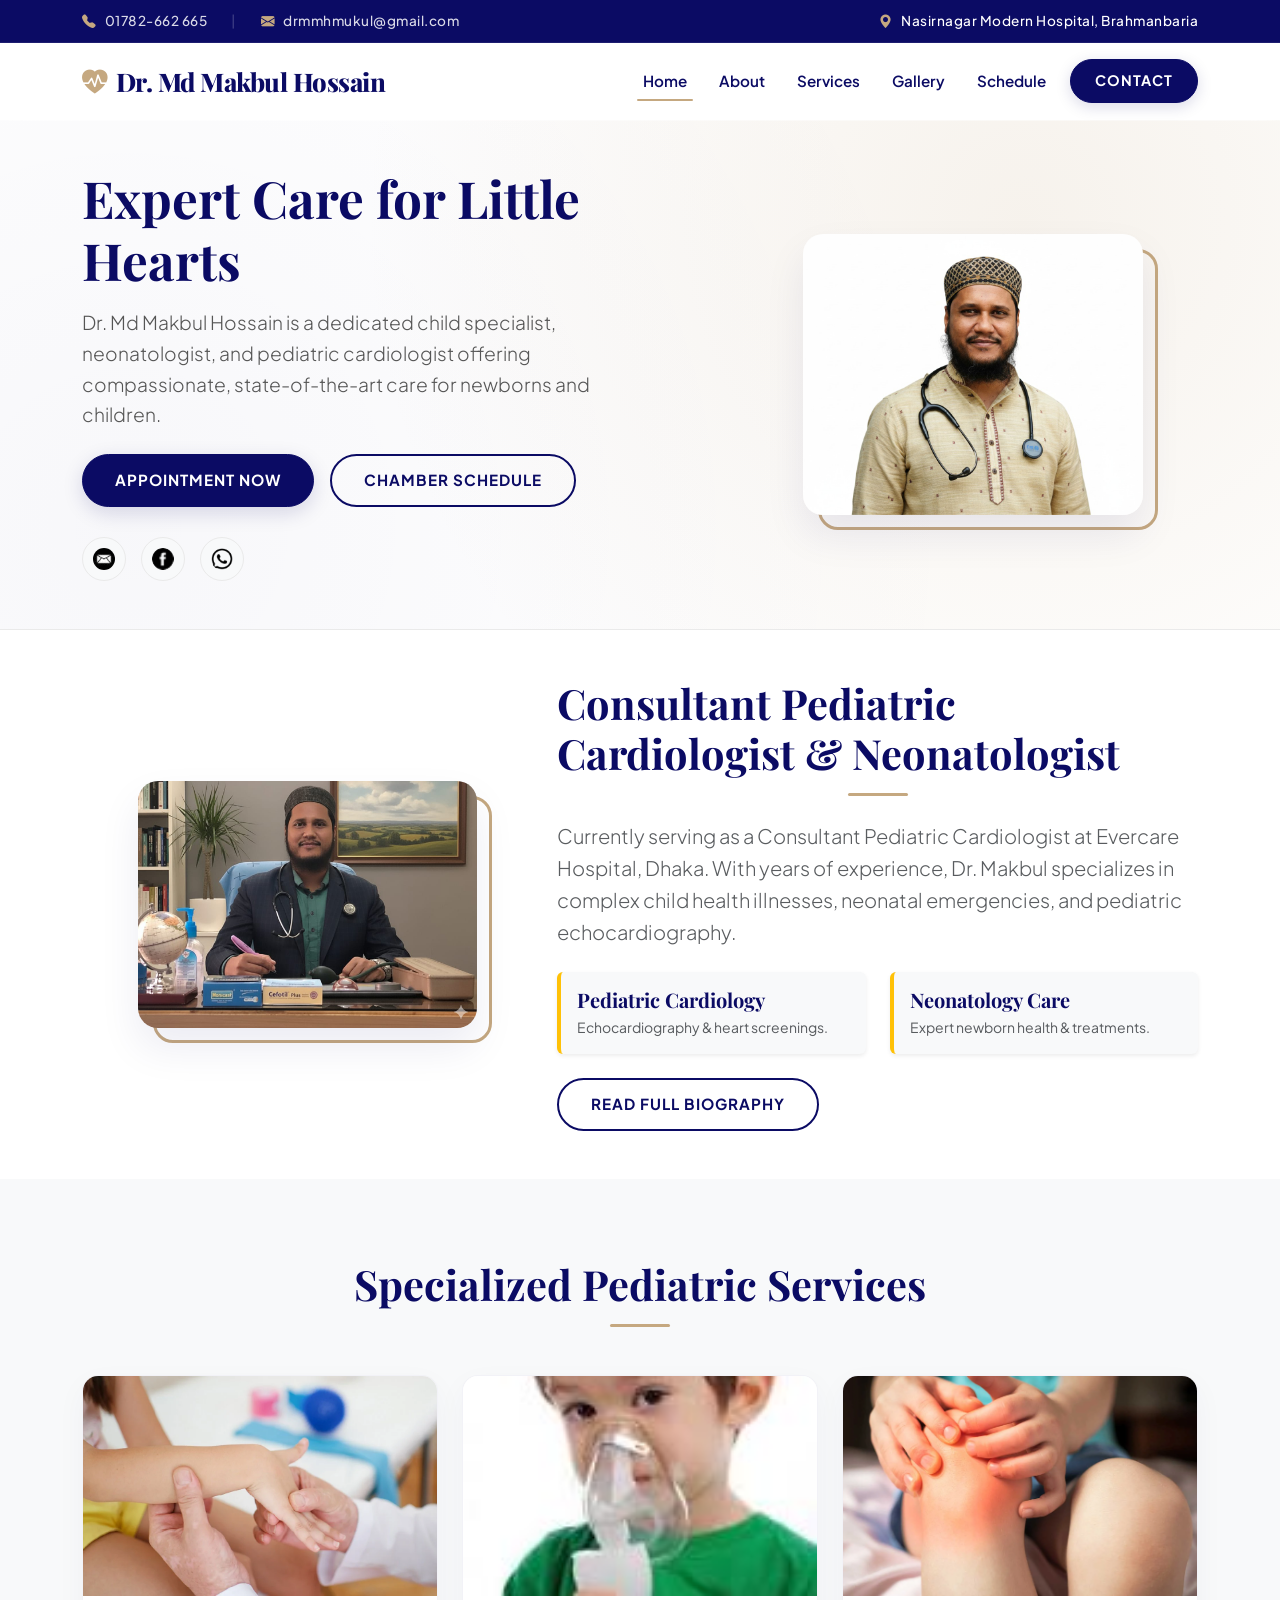
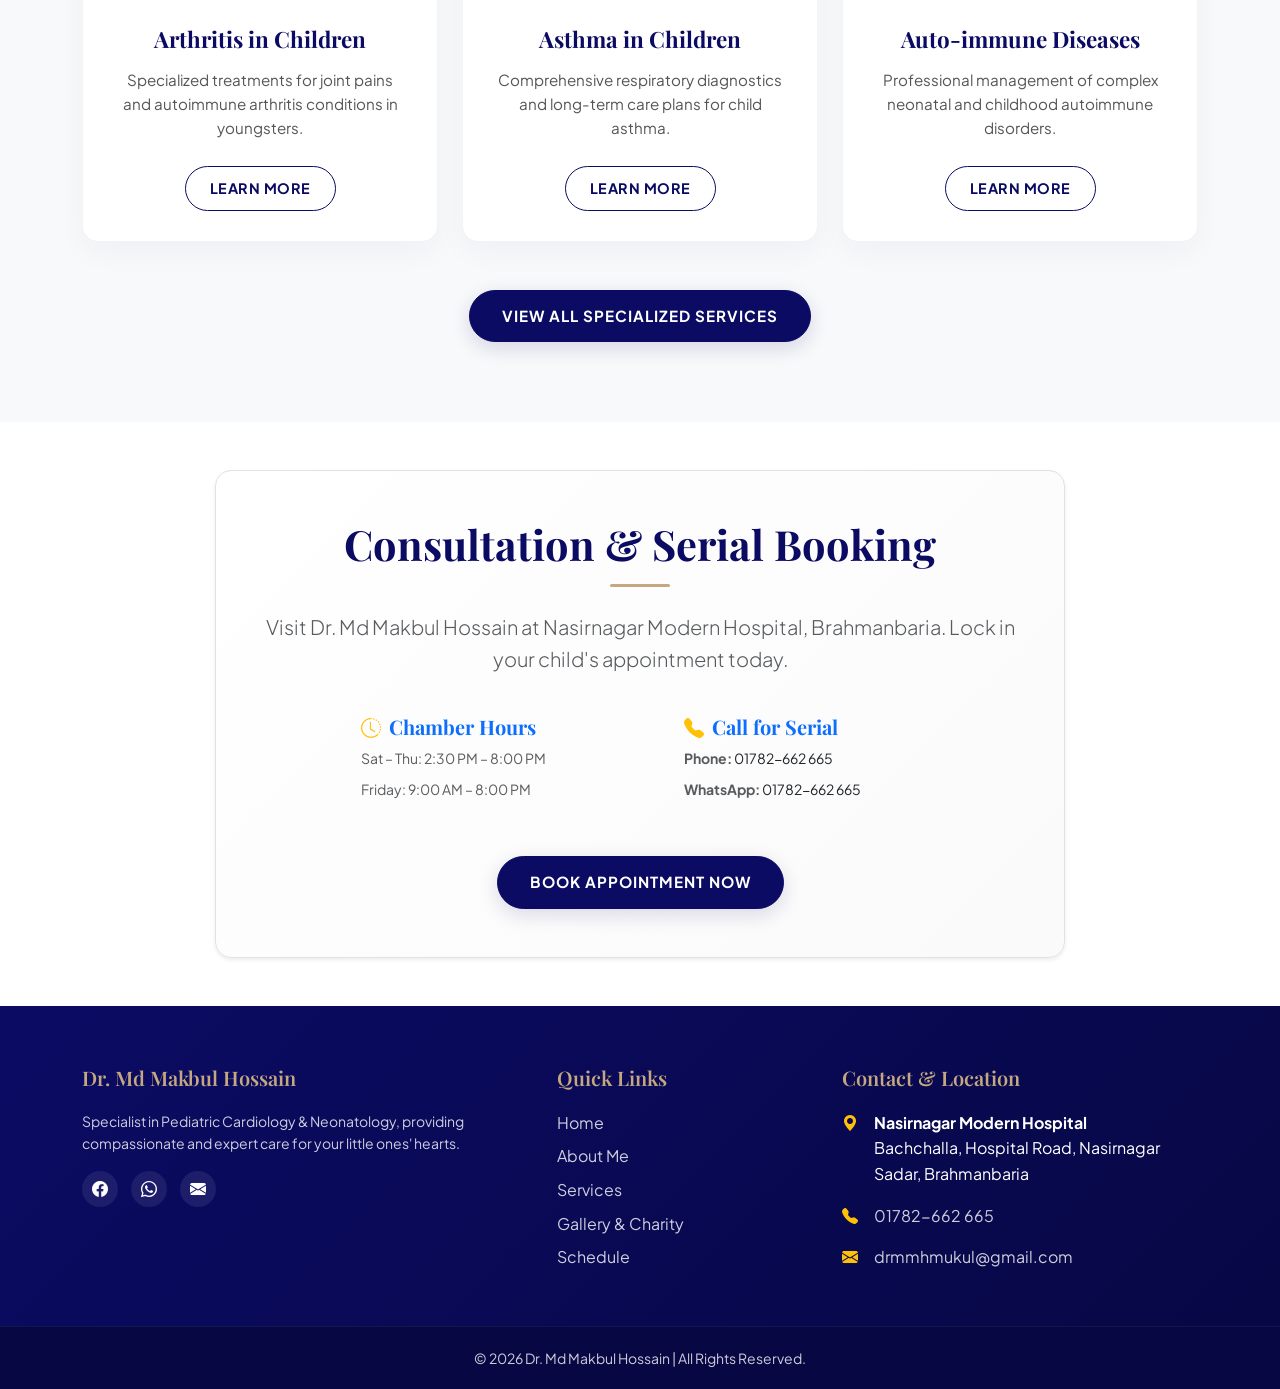
<file: index.html>
<!DOCTYPE html>
<html lang="en">
<head>
  <meta charset="UTF-8" />
  <meta name="viewport" content="width=device-width, initial-scale=1.0"/>
  <title>Dr. Md Makbul Hossain - Pediatric Cardiologist & Neonatologist</title>
  
  <!-- Bootstrap 5 & Icons -->
  <link href="https://cdn.jsdelivr.net/npm/bootstrap@5.3.3/dist/css/bootstrap.min.css" rel="stylesheet">
  <link href="https://cdn.jsdelivr.net/npm/bootstrap-icons@1.11.1/font/bootstrap-icons.css" rel="stylesheet">
  
  <!-- Custom Stylesheets -->
  <link rel="stylesheet" href="assets/style.css">
  <link rel="stylesheet" href="assets/maliha.css">
</head>
<body>

  <!-- Top Bar -->
  <div id="top-bar" class="d-none d-md-block">
    <div class="container d-flex align-items-center justify-content-between flex-wrap">
      <div class="d-flex align-items-center gap-4 flex-wrap">
        <a href="tel:+8801782662665" class="top-link">
          <i class="bi bi-telephone-fill me-2"></i>01782-662 665
        </a>
        <span class="divider">|</span>
        <a href="mailto:drmmhmukul@gmail.com" class="top-link">
          <i class="bi bi-envelope-fill me-2"></i>drmmhmukul@gmail.com
        </a>
      </div>
      <div class="d-flex align-items-center gap-2">
        <i class="bi bi-geo-alt-fill"></i>
        <span>Nasirnagar Modern Hospital, Brahmanbaria</span>
      </div>
    </div>
  </div>

  <!-- Navbar -->
  <nav id="navbar" class="navbar navbar-expand-lg bg-white sticky-top">
    <div class="container">
      <a class="navbar-brand d-flex align-items-center" href="index.html">
        <i class="bi bi-heart-pulse-fill me-2"></i>
        <span>Dr. Md Makbul Hossain</span>
      </a>

      <button class="navbar-toggler" type="button" data-bs-toggle="collapse"
              data-bs-target="#navbarNav" aria-controls="navbarNav"
              aria-expanded="false" aria-label="Toggle navigation">
        <span class="navbar-toggler-icon"></span>
      </button>

      <div class="collapse navbar-collapse" id="navbarNav">
        <ul class="navbar-nav ms-auto align-items-lg-center">
          <li class="nav-item"><a class="nav-link" href="index.html">Home</a></li>
          <li class="nav-item"><a class="nav-link" href="about.html">About</a></li>
          <li class="nav-item"><a class="nav-link" href="service.html">Services</a></li>
          <li class="nav-item"><a class="nav-link" href="gallery.html">Gallery</a></li>
          <li class="nav-item"><a class="nav-link" href="schedule.html">Schedule</a></li>
          <li class="nav-item ms-lg-2">
            <a class="btn btn-primary nav-cta" href="contact.html">Contact</a>
          </li>
        </ul>
      </div>
    </div>
  </nav>

  <!-- Hero Section -->
  <section class="hero py-5" id="home">
    <div class="container">
      <div class="row align-items-center">
        <!-- Hero Text -->
        <div class="col-lg-7 hero-text text-start reveal-left">
          <h2 class="mb-3">Expert Care for Little Hearts</h2>
          <p class="lead mb-4">
            Dr. Md Makbul Hossain is a dedicated child specialist, neonatologist, and pediatric cardiologist offering compassionate, state-of-the-art care for newborns and children.
          </p>
          <div class="d-flex flex-wrap gap-3">
            <a href="contact.html" class="btn btn-chic">Appointment Now</a>
            <a href="schedule.html" class="btn btn-chic-outline">Chamber Schedule</a>
          </div>
          
          <div class="social-icons">
            <a href="mailto:drmmhmukul@gmail.com"><img src="image/msg.jpg" alt="message"></a>
            <a href="https://www.facebook.com/DrMakbul/" target="_blank"><img src="image/facebookk.png" alt="facebook"></a>
            <a href="https://wa.me/8801782662665" target="_blank"><img src="image/whatsappp.png" alt="whatsapp"></a>
          </div>
        </div>
        
        <!-- Hero Image -->
        <div class="col-lg-5 text-center mt-5 mt-lg-0 reveal-right">
          <div class="hero-img d-inline-block">
            <img src="image/dr1.jpg" alt="Dr. Md Makbul Hossain" class="img-fluid" width="340">
          </div>
        </div>
      </div>
    </div>
  </section>

  <!-- About Teaser Section -->
  <section class="py-5" style="border-top: 1px solid var(--color-border);">
    <div class="container">
      <div class="row align-items-center">
        <!-- Image Col -->
        <div class="col-lg-5 text-center mb-5 mb-lg-0 reveal-left">
          <div class="about-img d-inline-block w-75">
            <img src="image/dr2.jpg" alt="Dr. Md Makbul Hossain" class="img-fluid">
          </div>
        </div>
        <!-- Text Col -->
        <div class="col-lg-7 reveal-right">
          <h2 class="section-title text-start mb-4">Consultant Pediatric Cardiologist & Neonatologist</h2>
          <p class="lead text-muted mb-4">
            Currently serving as a Consultant Pediatric Cardiologist at Evercare Hospital, Dhaka. With years of experience, Dr. Makbul specializes in complex child health illnesses, neonatal emergencies, and pediatric echocardiography.
          </p>
          <div class="row g-4 mb-4">
            <div class="col-sm-6">
              <div class="p-3 border-start border-4 border-warning bg-light rounded shadow-sm">
                <h5 class="fw-bold mb-1">Pediatric Cardiology</h5>
                <p class="small text-muted mb-0">Echocardiography & heart screenings.</p>
              </div>
            </div>
            <div class="col-sm-6">
              <div class="p-3 border-start border-4 border-warning bg-light rounded shadow-sm">
                <h5 class="fw-bold mb-1">Neonatology Care</h5>
                <p class="small text-muted mb-0">Expert newborn health & treatments.</p>
              </div>
            </div>
          </div>
          <a href="about.html" class="btn btn-chic-outline">Read Full Biography</a>
        </div>
      </div>
    </div>
  </section>

  <!-- Services Preview Section -->
  <section class="py-5-chic text-center" style="background: var(--color-bg-light);">
    <div class="container">
      <h2 class="section-title text-center mb-5 reveal-scale">Specialized Pediatric Services</h2>
      
      <div class="row g-4">
        <!-- Service Card 1 -->
        <div class="col-md-4 reveal reveal-scale delay-100">
          <div class="card h-100">
            <img src="image/kids-arthritis-1200x630 (1).webp" class="card-img-top" alt="Arthritis in Children">
            <div class="card-content">
              <h3>Arthritis in Children</h3>
              <p>Specialized treatments for joint pains and autoimmune arthritis conditions in youngsters.</p>
              <a href="service.html">Learn More</a>
            </div>
          </div>
        </div>
        
        <!-- Service Card 2 -->
        <div class="col-md-4 reveal reveal-scale delay-200">
          <div class="card h-100">
            <img src="image/download.jpg" class="card-img-top" alt="Asthma in Children">
            <div class="card-content">
              <h3>Asthma in Children</h3>
              <p>Comprehensive respiratory diagnostics and long-term care plans for child asthma.</p>
              <a href="service.html">Learn More</a>
            </div>
          </div>
        </div>
        
        <!-- Service Card 3 -->
        <div class="col-md-4 reveal reveal-scale delay-300">
          <div class="card h-100">
            <img src="image/1632287811juv.webp" class="card-img-top" alt="Auto-immune Diseases">
            <div class="card-content">
              <h3>Auto-immune Diseases</h3>
              <p>Professional management of complex neonatal and childhood autoimmune disorders.</p>
              <a href="service.html">Learn More</a>
            </div>
          </div>
        </div>
      </div>
      
      <div class="mt-5 reveal-scale">
        <a href="service.html" class="btn btn-chic">View All Specialized Services</a>
      </div>
    </div>
  </section>

  <!-- Chamber Schedule Section -->
  <section class="py-5 bg-white text-center">
    <div class="container reveal">
      <div class="p-5 rounded-4 shadow-sm mx-auto border" style="max-width: 850px; background: linear-gradient(135deg, #ffffff 0%, #fafafa 100%);">
        <h2 class="section-title mb-4">Consultation & Serial Booking</h2>
        <p class="lead text-muted mb-4">
          Visit Dr. Md Makbul Hossain at Nasirnagar Modern Hospital, Brahmanbaria. Lock in your child's appointment today.
        </p>
        <div class="row justify-content-center text-start g-4 py-3">
          <div class="col-md-5 offset-md-1">
            <h5 class="fw-bold text-primary"><i class="bi bi-clock-history me-2 text-warning"></i>Chamber Hours</h5>
            <ul class="list-unstyled text-muted small">
              <li class="mb-2"><span class="highlight">Sat – Thu:</span> 2:30 PM – 8:00 PM</li>
              <li><span class="highlight">Friday:</span> 9:00 AM – 8:00 PM</li>
            </ul>
          </div>
          <div class="col-md-5">
            <h5 class="fw-bold text-primary"><i class="bi bi-telephone-fill me-2 text-warning"></i>Call for Serial</h5>
            <ul class="list-unstyled text-muted small">
              <li class="mb-2"><strong>Phone:</strong> <a href="tel:+8801782662665" class="text-dark">01782-662 665</a></li>
              <li><strong>WhatsApp:</strong> <a href="https://wa.me/8801782662665" class="text-dark" target="_blank">01782-662 665</a></li>
            </ul>
          </div>
        </div>
        <div class="mt-4">
          <a href="contact.html" class="btn btn-chic">Book Appointment Now</a>
        </div>
      </div>
    </div>
  </section>

  <!-- Embedded Footer -->
  <footer>
    <div class="container">
      <div class="row gy-4">
        <!-- Col 1 -->
        <div class="col-lg-5 col-md-12">
          <h5>Dr. Md Makbul Hossain</h5>
          <p>
            Specialist in Pediatric Cardiology & Neonatology, providing compassionate and expert care for your little ones' hearts.
          </p>
          <div class="social-icons mt-3">
            <a href="https://www.facebook.com/DrMakbul/" aria-label="Facebook"><i class="bi bi-facebook"></i></a>
            <a href="https://wa.me/8801782662665" target="_blank" aria-label="WhatsApp"><i class="bi bi-whatsapp"></i></a>
            <a href="mailto:drmmhmukul@gmail.com" aria-label="Email"><i class="bi bi-envelope-fill"></i></a>
          </div>
        </div>

        <!-- Col 2 -->
        <div class="col-lg-3 col-md-6">
          <h5>Quick Links</h5>
          <ul class="list-unstyled">
            <li class="mb-2"><a href="index.html">Home</a></li>
            <li class="mb-2"><a href="about.html">About Me</a></li>
            <li class="mb-2"><a href="service.html">Services</a></li>
            <li class="mb-2"><a href="gallery.html">Gallery & Charity</a></li>
            <li class="mb-2"><a href="schedule.html">Schedule</a></li>
          </ul>
        </div>

        <!-- Col 3 -->
        <div class="col-lg-4 col-md-6">
          <h5>Contact & Location</h5>
          <ul class="list-unstyled">
            <li class="d-flex mb-3">
              <i class="bi bi-geo-alt-fill me-3 text-warning"></i>
              <span><strong>Nasirnagar Modern Hospital</strong><br>Bachchalla, Hospital Road, Nasirnagar Sadar, Brahmanbaria</span>
            </li>
            <li class="d-flex mb-3">
              <i class="bi bi-telephone-fill me-3 text-warning"></i>
              <a href="tel:+8801782662665">01782-662 665</a>
            </li>
            <li class="d-flex">
              <i class="bi bi-envelope-fill me-3 text-warning"></i>
              <a href="mailto:drmmhmukul@gmail.com">drmmhmukul@gmail.com</a>
            </li>
          </ul>
        </div>
      </div>
    </div>

    <div class="footer-bottom">
      <div class="container text-center">
        <p class="mb-0">&copy; 2026 Dr. Md Makbul Hossain | All Rights Reserved.</p>
      </div>
    </div>
  </footer>

  <!-- Bootstrap Bundle JS -->
  <script src="https://cdn.jsdelivr.net/npm/bootstrap@5.3.3/dist/js/bootstrap.bundle.min.js"></script>
  
  <!-- Custom Scroll Reveal & Theme Interactions -->
  <script src="assets/maliha.js"></script>
</body>
</html>
</file>
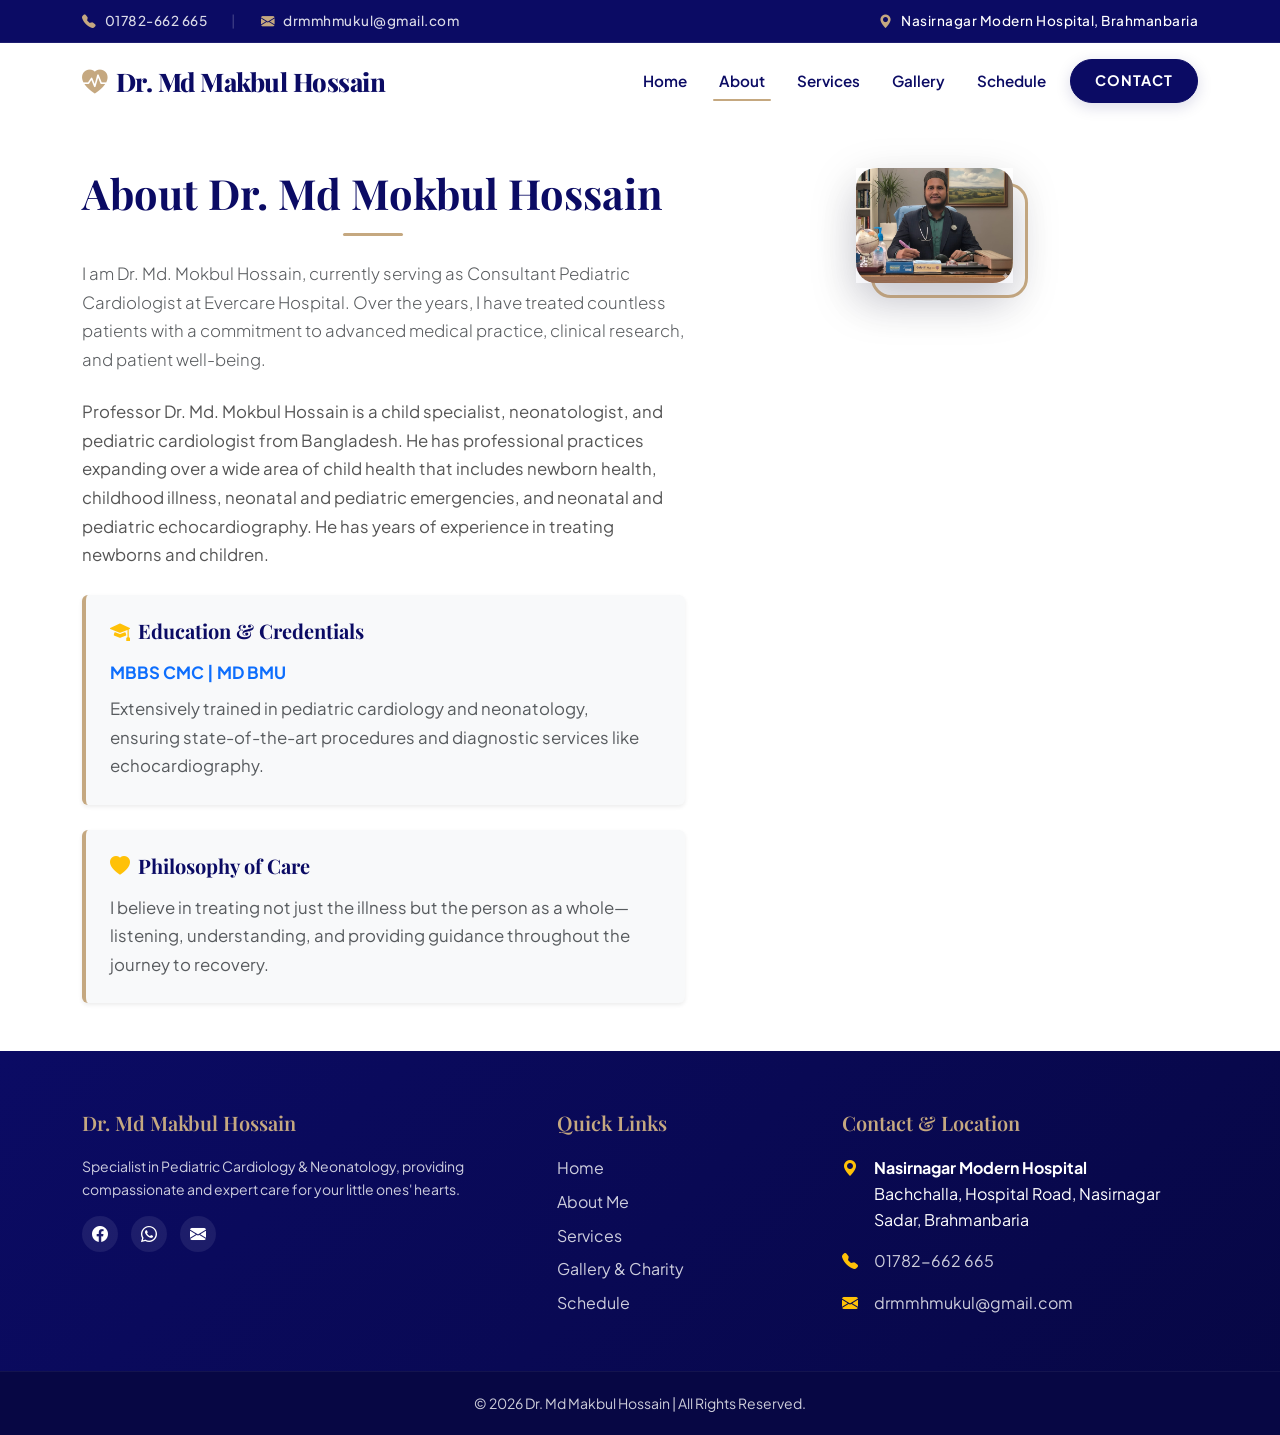
<file: about.html>
<!DOCTYPE html>
<html lang="en">
<head>
  <meta charset="UTF-8">
  <meta name="viewport" content="width=device-width, initial-scale=1.0">
  <title>About Dr. Md Makbul Hossain - Pediatric Cardiologist</title>
  
  <!-- Bootstrap 5 & Icons -->
  <link href="https://cdn.jsdelivr.net/npm/bootstrap@5.3.3/dist/css/bootstrap.min.css" rel="stylesheet">
  <link href="https://cdn.jsdelivr.net/npm/bootstrap-icons@1.11.1/font/bootstrap-icons.css" rel="stylesheet">

  <!-- Custom Stylesheets -->
  <link rel="stylesheet" href="assets/style.css">
  <link rel="stylesheet" href="assets/maliha.css">
</head>
<body class="about-page">

  <!-- Top Bar -->
  <div id="top-bar" class="d-none d-md-block">
    <div class="container d-flex align-items-center justify-content-between flex-wrap">
      <div class="d-flex align-items-center gap-4 flex-wrap">
        <a href="tel:+8801782662665" class="top-link">
          <i class="bi bi-telephone-fill me-2"></i>01782-662 665
        </a>
        <span class="divider">|</span>
        <a href="mailto:drmmhmukul@gmail.com" class="top-link">
          <i class="bi bi-envelope-fill me-2"></i>drmmhmukul@gmail.com
        </a>
      </div>
      <div class="d-flex align-items-center gap-2">
        <i class="bi bi-geo-alt-fill"></i>
        <span>Nasirnagar Modern Hospital, Brahmanbaria</span>
      </div>
    </div>
  </div>

  <!-- Navbar -->
  <nav id="navbar" class="navbar navbar-expand-lg bg-white sticky-top">
    <div class="container">
      <a class="navbar-brand d-flex align-items-center" href="index.html">
        <i class="bi bi-heart-pulse-fill me-2"></i>
        <span>Dr. Md Makbul Hossain</span>
      </a>

      <button class="navbar-toggler" type="button" data-bs-toggle="collapse"
              data-bs-target="#navbarNav" aria-controls="navbarNav"
              aria-expanded="false" aria-label="Toggle navigation">
        <span class="navbar-toggler-icon"></span>
      </button>

      <div class="collapse navbar-collapse" id="navbarNav">
        <ul class="navbar-nav ms-auto align-items-lg-center">
          <li class="nav-item"><a class="nav-link" href="index.html">Home</a></li>
          <li class="nav-item"><a class="nav-link" href="about.html">About</a></li>
          <li class="nav-item"><a class="nav-link" href="service.html">Services</a></li>
          <li class="nav-item"><a class="nav-link" href="gallery.html">Gallery</a></li>
          <li class="nav-item"><a class="nav-link" href="schedule.html">Schedule</a></li>
          <li class="nav-item ms-lg-2">
            <a class="btn btn-primary nav-cta" href="contact.html">Contact</a>
          </li>
        </ul>
      </div>
    </div>
  </nav>

  <!-- About Section -->
  <section class="about py-5" id="about">
    <div class="container">
      <div class="row align-items-start">
        
        <!-- Text Content -->
        <div class="col-lg-7 about-text reveal-left">
          <h2 class="section-title text-start mb-4">About Dr. Md Mokbul Hossain</h2>
          <p class="lead mb-4 text-muted">
            I am Dr. Md. Mokbul Hossain, currently serving as Consultant Pediatric Cardiologist at Evercare Hospital. Over the years, I have treated countless patients with a commitment to advanced medical practice, clinical research, and patient well-being.
          </p>
          <p class="mb-4">
            Professor Dr. Md. Mokbul Hossain is a child specialist, neonatologist, and pediatric cardiologist from Bangladesh. He has professional practices expanding over a wide area of child health that includes newborn health, childhood illness, neonatal and pediatric emergencies, and neonatal and pediatric echocardiography. He has years of experience in treating newborns and children.
          </p>

          <!-- Education Section -->
          <div class="credentials p-4 rounded shadow-sm mb-4">
            <h3 class="fw-bold mb-3"><i class="bi bi-mortarboard-fill me-2 text-warning"></i>Education & Credentials</h3>
            <p class="mb-0 fw-bold text-primary">MBBS CMC | MD BMU</p>
            <p class="text-muted mt-2 mb-0">
              Extensively trained in pediatric cardiology and neonatology, ensuring state-of-the-art procedures and diagnostic services like echocardiography.
            </p>
          </div>

          <!-- Philosophy Section -->
          <div class="philosophy p-4 rounded shadow-sm">
            <h3 class="fw-bold mb-3"><i class="bi bi-heart-fill me-2 text-warning"></i>Philosophy of Care</h3>
            <p class="mb-0 text-muted">
              I believe in treating not just the illness but the person as a whole—listening, understanding, and providing guidance throughout the journey to recovery.
            </p>
          </div>
        </div>

        <!-- Image Content -->
        <div class="col-lg-5 text-center mt-5 mt-lg-0 reveal-right">
          <div class="about-img d-inline-block shadow-lg">
            <img src="image/dr2.jpg" alt="Dr. Md. Makbul Hossain" class="img-fluid">
          </div>
        </div>

      </div>
    </div>
  </section>

  <!-- Footer -->
  <footer>
    <div class="container">
      <div class="row gy-4">
        <!-- Col 1 -->
        <div class="col-lg-5 col-md-12">
          <h5>Dr. Md Makbul Hossain</h5>
          <p>
            Specialist in Pediatric Cardiology & Neonatology, providing compassionate and expert care for your little ones' hearts.
          </p>
          <div class="social-icons mt-3">
            <a href="https://www.facebook.com/DrMakbul/" aria-label="Facebook"><i class="bi bi-facebook"></i></a>
            <a href="https://wa.me/8801782662665" target="_blank" aria-label="WhatsApp"><i class="bi bi-whatsapp"></i></a>
            <a href="mailto:drmmhmukul@gmail.com" aria-label="Email"><i class="bi bi-envelope-fill"></i></a>
          </div>
        </div>

        <!-- Col 2 -->
        <div class="col-lg-3 col-md-6">
          <h5>Quick Links</h5>
          <ul class="list-unstyled">
            <li class="mb-2"><a href="index.html">Home</a></li>
            <li class="mb-2"><a href="about.html">About Me</a></li>
            <li class="mb-2"><a href="service.html">Services</a></li>
            <li class="mb-2"><a href="gallery.html">Gallery & Charity</a></li>
            <li class="mb-2"><a href="schedule.html">Schedule</a></li>
          </ul>
        </div>

        <!-- Col 3 -->
        <div class="col-lg-4 col-md-6">
          <h5>Contact & Location</h5>
          <ul class="list-unstyled">
            <li class="d-flex mb-3">
              <i class="bi bi-geo-alt-fill me-3 text-warning"></i>
              <span><strong>Nasirnagar Modern Hospital</strong><br>Bachchalla, Hospital Road, Nasirnagar Sadar, Brahmanbaria</span>
            </li>
            <li class="d-flex mb-3">
              <i class="bi bi-telephone-fill me-3 text-warning"></i>
              <a href="tel:+8801782662665">01782-662 665</a>
            </li>
            <li class="d-flex">
              <i class="bi bi-envelope-fill me-3 text-warning"></i>
              <a href="mailto:drmmhmukul@gmail.com">drmmhmukul@gmail.com</a>
            </li>
          </ul>
        </div>
      </div>
    </div>

    <div class="footer-bottom">
      <div class="container text-center">
        <p class="mb-0">&copy; 2026 Dr. Md Makbul Hossain | All Rights Reserved.</p>
      </div>
    </div>
  </footer>

  <!-- Bootstrap Bundle JS -->
  <script src="https://cdn.jsdelivr.net/npm/bootstrap@5.3.3/dist/js/bootstrap.bundle.min.js"></script>
  
  <!-- Custom Scroll Reveal & Theme Interactions -->
  <script src="assets/maliha.js"></script>
</body>
</html>
</file>
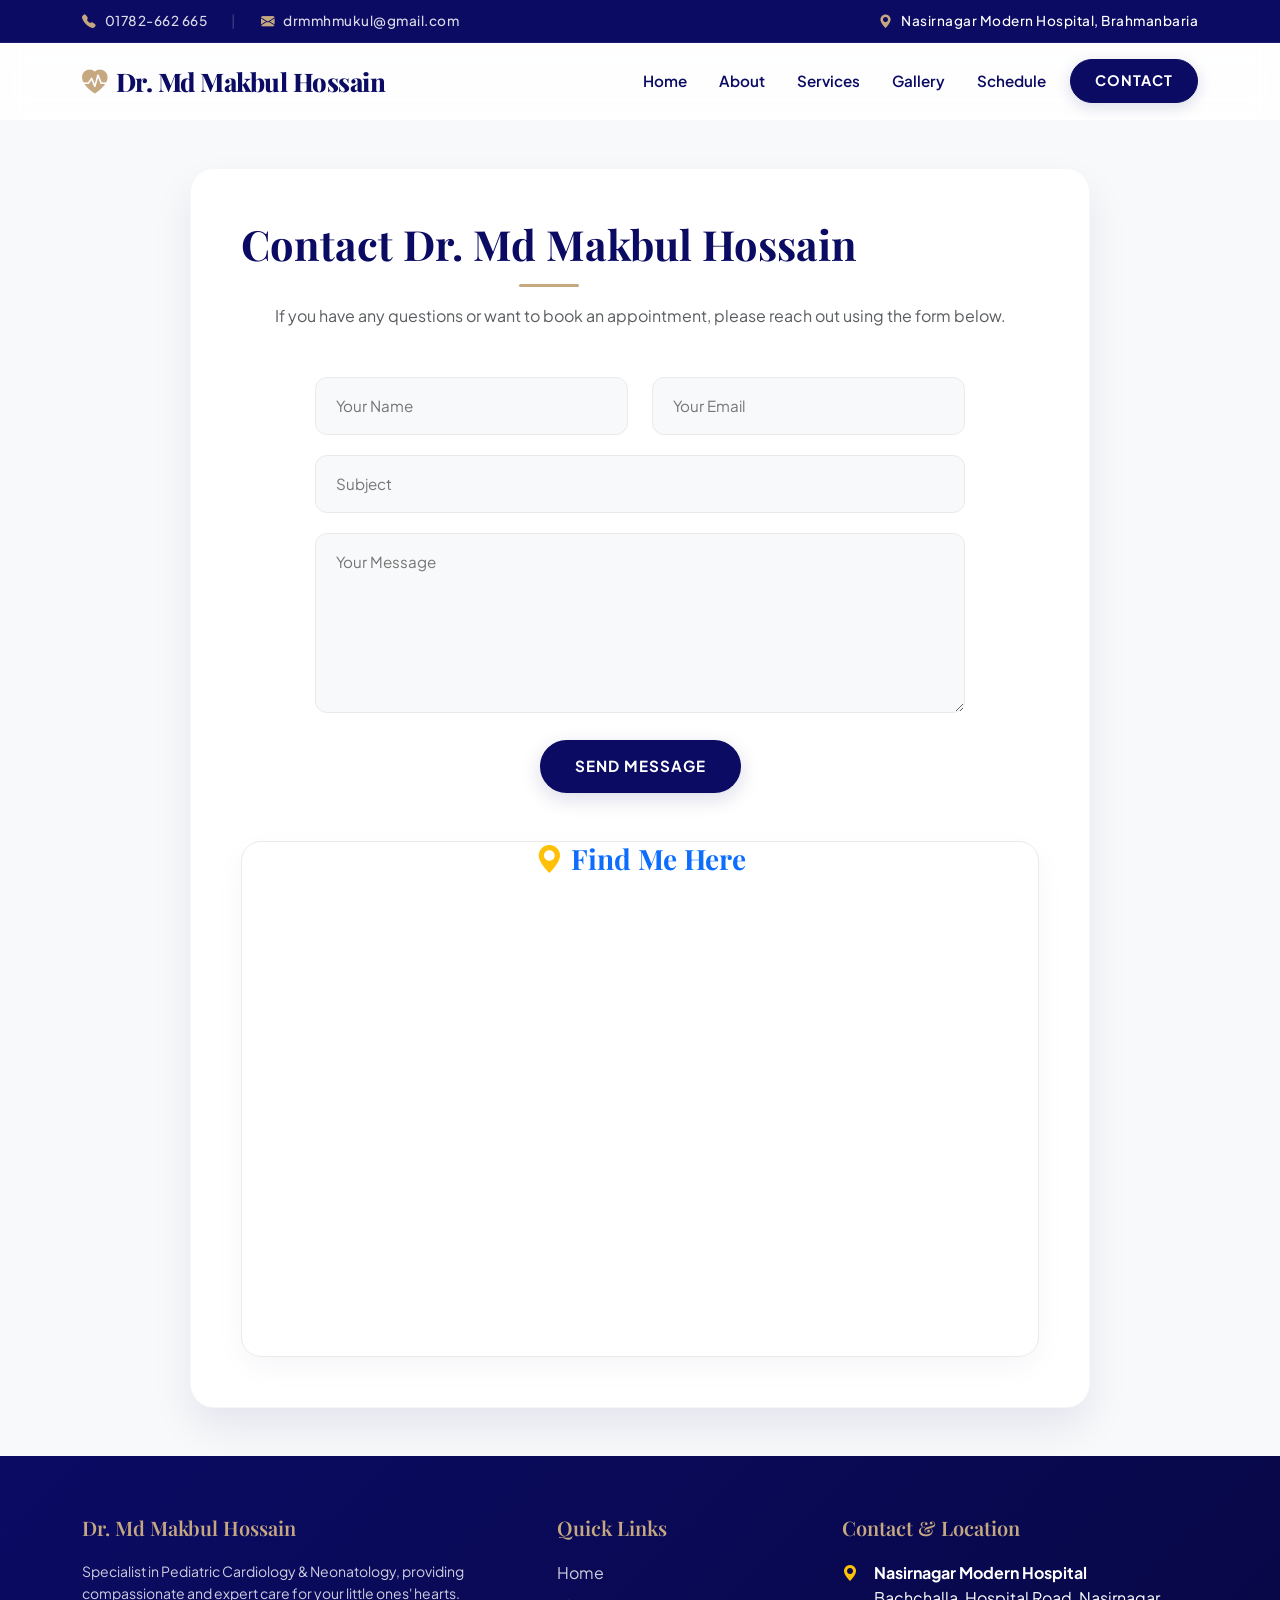
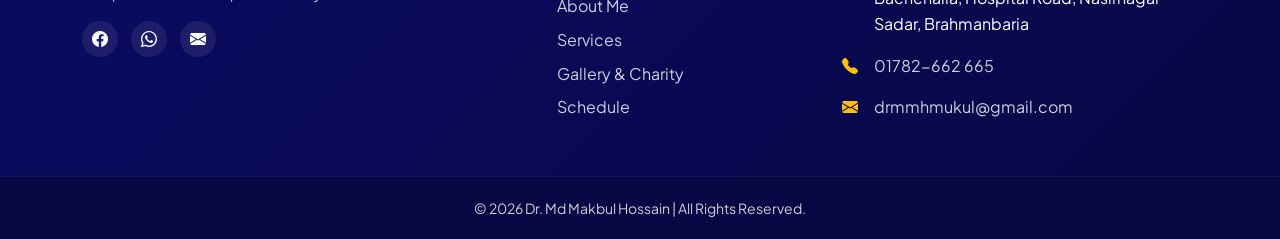
<file: contact.html>
<!DOCTYPE html>
<html lang="en">
<head>
  <meta charset="UTF-8">
  <meta name="viewport" content="width=device-width, initial-scale=1.0">
  <title>Contact - Dr. Md Makbul Hossain</title>

  <!-- Bootstrap 5 & Icons -->
  <link href="https://cdn.jsdelivr.net/npm/bootstrap@5.3.3/dist/css/bootstrap.min.css" rel="stylesheet">
  <link href="https://cdn.jsdelivr.net/npm/bootstrap-icons@1.11.1/font/bootstrap-icons.css" rel="stylesheet">

  <!-- Custom Stylesheets -->
  <link rel="stylesheet" href="assets/style.css">
  <link rel="stylesheet" href="assets/maliha.css">
</head>

<body class="contact-page bg-light">

  <!-- Top Bar -->
  <div id="top-bar" class="d-none d-md-block">
    <div class="container d-flex align-items-center justify-content-between flex-wrap">
      <div class="d-flex align-items-center gap-4 flex-wrap">
        <a href="tel:+8801782662665" class="top-link">
          <i class="bi bi-telephone-fill me-2"></i>01782-662 665
        </a>
        <span class="divider">|</span>
        <a href="mailto:drmmhmukul@gmail.com" class="top-link">
          <i class="bi bi-envelope-fill me-2"></i>drmmhmukul@gmail.com
        </a>
      </div>
      <div class="d-flex align-items-center gap-2">
        <i class="bi bi-geo-alt-fill"></i>
        <span>Nasirnagar Modern Hospital, Brahmanbaria</span>
      </div>
    </div>
  </div>

  <!-- Navbar -->
  <nav id="navbar" class="navbar navbar-expand-lg bg-white sticky-top">
    <div class="container">
      <a class="navbar-brand d-flex align-items-center" href="index.html">
        <i class="bi bi-heart-pulse-fill me-2"></i>
        <span>Dr. Md Makbul Hossain</span>
      </a>

      <button class="navbar-toggler" type="button" data-bs-toggle="collapse"
              data-bs-target="#navbarNav" aria-controls="navbarNav"
              aria-expanded="false" aria-label="Toggle navigation">
        <span class="navbar-toggler-icon"></span>
      </button>

      <div class="collapse navbar-collapse" id="navbarNav">
        <ul class="navbar-nav ms-auto align-items-lg-center">
          <li class="nav-item"><a class="nav-link" href="index.html">Home</a></li>
          <li class="nav-item"><a class="nav-link" href="about.html">About</a></li>
          <li class="nav-item"><a class="nav-link" href="service.html">Services</a></li>
          <li class="nav-item"><a class="nav-link" href="gallery.html">Gallery</a></li>
          <li class="nav-item"><a class="nav-link" href="schedule.html">Schedule</a></li>
          <li class="nav-item ms-lg-2">
            <a class="btn btn-primary nav-cta" href="contact.html">Contact</a>
          </li>
        </ul>
      </div>
    </div>
  </nav>

  <!-- Contact Section -->
  <section class="py-5">
    <div class="container">
      <div class="contact-section mx-auto" style="max-width: 900px;">
        <h2 class="section-title text-center mb-3 reveal-scale">Contact Dr. Md Makbul Hossain</h2>
        <p class="text-muted text-center mb-5 reveal-scale">
          If you have any questions or want to book an appointment, please reach out using the form below.
        </p>

        <!-- Form -->
        <div class="form-box mx-auto mb-5 reveal">
          <form class="contact-form" action="#" method="post">
            <div class="row">
              <div class="col-md-6">
                <input type="text" name="name" placeholder="Your Name" required>
              </div>
              <div class="col-md-6">
                <input type="email" name="email" placeholder="Your Email" required>
              </div>
            </div>
            <input type="text" name="subject" placeholder="Subject" required>
            <textarea name="message" rows="6" placeholder="Your Message" required></textarea>
            <div class="text-center">
              <button type="submit" class="btn btn-chic">Send Message</button>
            </div>
          </form>
        </div>

        <!-- Map -->
        <div class="map-container reveal">
          <h3 class="fw-bold mb-4 text-center text-primary"><i class="bi bi-geo-alt-fill text-warning me-2"></i>Find Me Here</h3>
          <iframe
            src="https://www.google.com/maps/embed?pb=!1m18!1m12!1m3!1d934388.4009184035!2d90.43312811512439!3d23.820210158875927!2m3!1f0!2f0!3f0!3m2!1i1024!2i768!4f13.1!3m3!1m2!1s0x3756ab2255555555%3A0xabc39a67d86adaf8!2z4Kao4Ka-4Ka44Ka_4Kaw4Kao4KaX4KawIOCmhuCmp-CngeCmqOCmv-CmlSDgprngpr7gprjgpqrgpr7gpqTgpr7gprIg4Kaq4KeN4Kaw4Ka-4KaDIOCmsuCmv-Cmgw!5e0!3m2!1sen!2sbd!4v1759572339650!5m2!1sen!2sbd"
            width="100%" height="450" style="border:0;" allowfullscreen="" loading="lazy"
            referrerpolicy="no-referrer-when-downgrade">
          </iframe>
        </div>
      </div>
    </div>
  </section>

  <!-- Footer -->
  <footer>
    <div class="container">
      <div class="row gy-4">
        <!-- Col 1 -->
        <div class="col-lg-5 col-md-12">
          <h5>Dr. Md Makbul Hossain</h5>
          <p>
            Specialist in Pediatric Cardiology & Neonatology, providing compassionate and expert care for your little ones' hearts.
          </p>
          <div class="social-icons mt-3">
            <a href="https://www.facebook.com/DrMakbul/" aria-label="Facebook"><i class="bi bi-facebook"></i></a>
            <a href="https://wa.me/8801782662665" target="_blank" aria-label="WhatsApp"><i class="bi bi-whatsapp"></i></a>
            <a href="mailto:drmmhmukul@gmail.com" aria-label="Email"><i class="bi bi-envelope-fill"></i></a>
          </div>
        </div>

        <!-- Col 2 -->
        <div class="col-lg-3 col-md-6">
          <h5>Quick Links</h5>
          <ul class="list-unstyled">
            <li class="mb-2"><a href="index.html">Home</a></li>
            <li class="mb-2"><a href="about.html">About Me</a></li>
            <li class="mb-2"><a href="service.html">Services</a></li>
            <li class="mb-2"><a href="gallery.html">Gallery & Charity</a></li>
            <li class="mb-2"><a href="schedule.html">Schedule</a></li>
          </ul>
        </div>

        <!-- Col 3 -->
        <div class="col-lg-4 col-md-6">
          <h5>Contact & Location</h5>
          <ul class="list-unstyled">
            <li class="d-flex mb-3">
              <i class="bi bi-geo-alt-fill me-3 text-warning"></i>
              <span><strong>Nasirnagar Modern Hospital</strong><br>Bachchalla, Hospital Road, Nasirnagar Sadar, Brahmanbaria</span>
            </li>
            <li class="d-flex mb-3">
              <i class="bi bi-telephone-fill me-3 text-warning"></i>
              <a href="tel:+8801782662665">01782-662 665</a>
            </li>
            <li class="d-flex">
              <i class="bi bi-envelope-fill me-3 text-warning"></i>
              <a href="mailto:drmmhmukul@gmail.com">drmmhmukul@gmail.com</a>
            </li>
          </ul>
        </div>
      </div>
    </div>

    <div class="footer-bottom">
      <div class="container text-center">
        <p class="mb-0">&copy; 2026 Dr. Md Makbul Hossain | All Rights Reserved.</p>
      </div>
    </div>
  </footer>

  <!-- Bootstrap Bundle JS -->
  <script src="https://cdn.jsdelivr.net/npm/bootstrap@5.3.3/dist/js/bootstrap.bundle.min.js"></script>

  <!-- Custom Scroll Reveal & Theme Interactions -->
  <script src="assets/maliha.js"></script>
</body>
</html>
</file>
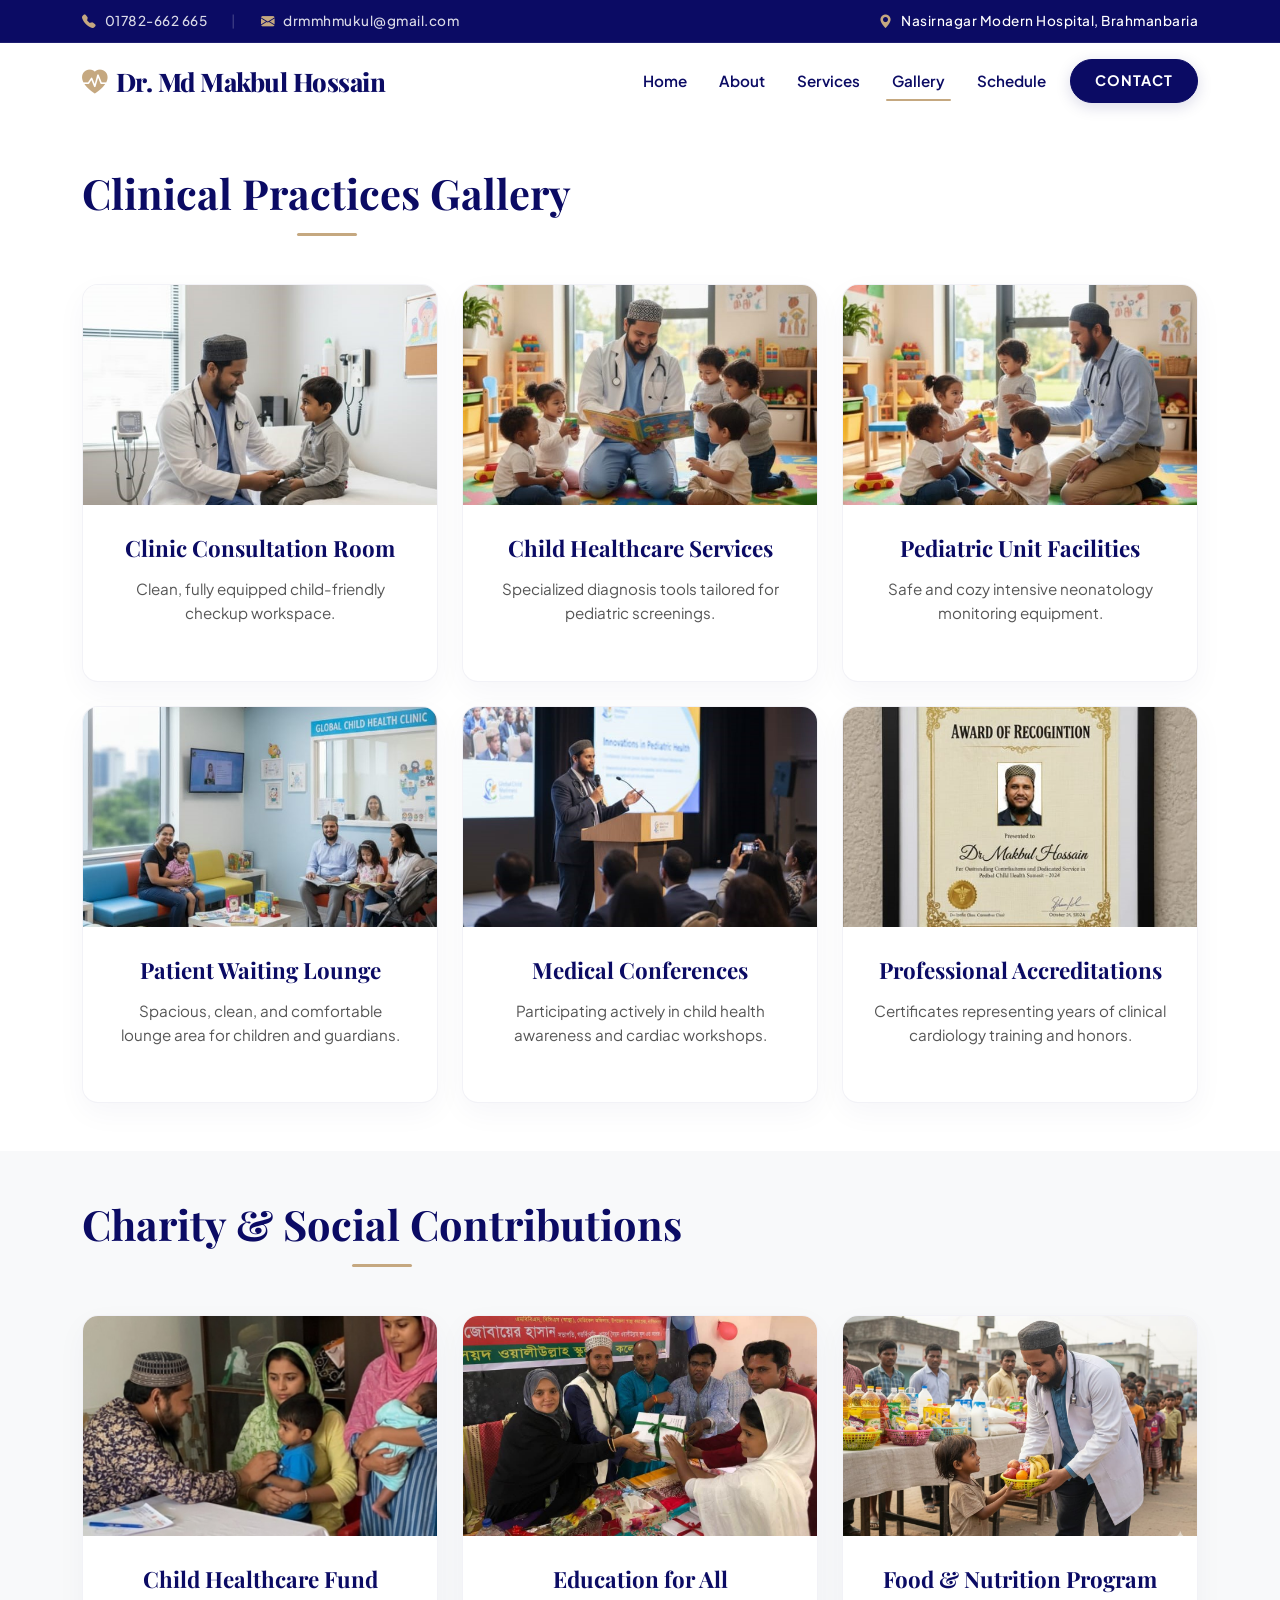
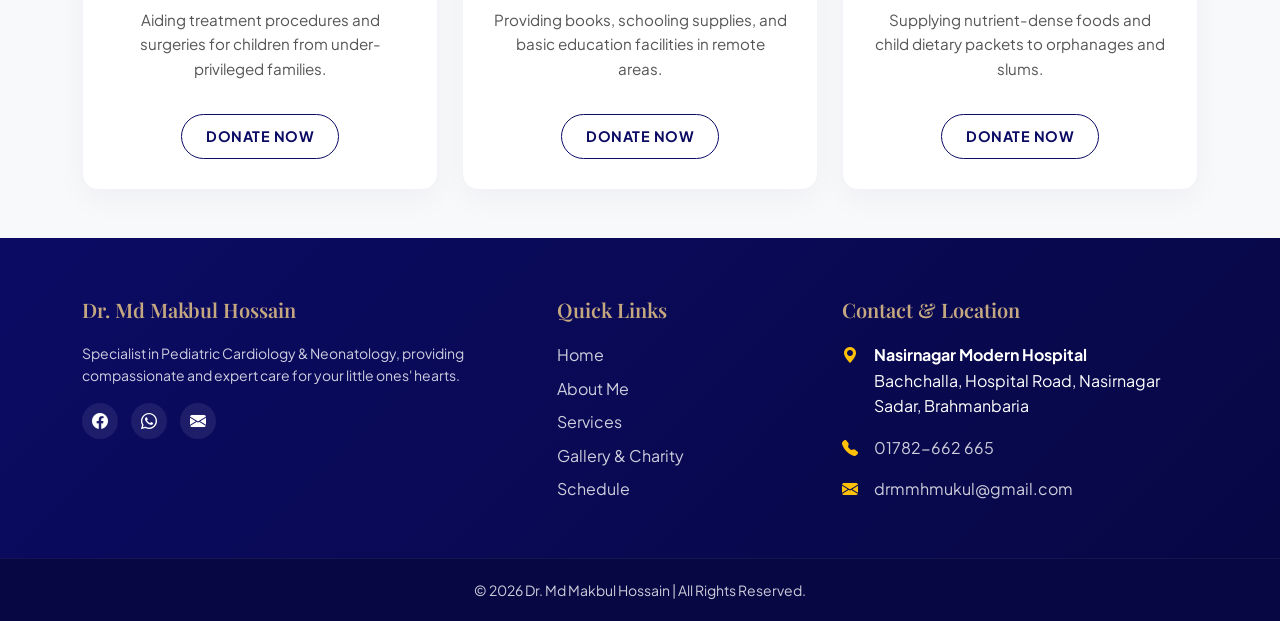
<file: gallery.html>
<!DOCTYPE html>
<html lang="en">
<head>
  <meta charset="UTF-8">
  <meta name="viewport" content="width=device-width, initial-scale=1.0">
  <title>Gallery & Charity - Dr. Md Makbul Hossain</title>
  
  <!-- Bootstrap 5 & Icons -->
  <link href="https://cdn.jsdelivr.net/npm/bootstrap@5.3.3/dist/css/bootstrap.min.css" rel="stylesheet">
  <link href="https://cdn.jsdelivr.net/npm/bootstrap-icons@1.11.1/font/bootstrap-icons.css" rel="stylesheet">

  <!-- Custom Stylesheets -->
  <link rel="stylesheet" href="assets/style.css">
  <link rel="stylesheet" href="assets/maliha.css">
</head>
<body class="gallery-page">

  <!-- Top Bar -->
  <div id="top-bar" class="d-none d-md-block">
    <div class="container d-flex align-items-center justify-content-between flex-wrap">
      <div class="d-flex align-items-center gap-4 flex-wrap">
        <a href="tel:+8801782662665" class="top-link">
          <i class="bi bi-telephone-fill me-2"></i>01782-662 665
        </a>
        <span class="divider">|</span>
        <a href="mailto:drmmhmukul@gmail.com" class="top-link">
          <i class="bi bi-envelope-fill me-2"></i>drmmhmukul@gmail.com
        </a>
      </div>
      <div class="d-flex align-items-center gap-2">
        <i class="bi bi-geo-alt-fill"></i>
        <span>Nasirnagar Modern Hospital, Brahmanbaria</span>
      </div>
    </div>
  </div>

  <!-- Navbar -->
  <nav id="navbar" class="navbar navbar-expand-lg bg-white sticky-top">
    <div class="container">
      <a class="navbar-brand d-flex align-items-center" href="index.html">
        <i class="bi bi-heart-pulse-fill me-2"></i>
        <span>Dr. Md Makbul Hossain</span>
      </a>

      <button class="navbar-toggler" type="button" data-bs-toggle="collapse"
              data-bs-target="#navbarNav" aria-controls="navbarNav"
              aria-expanded="false" aria-label="Toggle navigation">
        <span class="navbar-toggler-icon"></span>
      </button>

      <div class="collapse navbar-collapse" id="navbarNav">
        <ul class="navbar-nav ms-auto align-items-lg-center">
          <li class="nav-item"><a class="nav-link" href="index.html">Home</a></li>
          <li class="nav-item"><a class="nav-link" href="about.html">About</a></li>
          <li class="nav-item"><a class="nav-link" href="service.html">Services</a></li>
          <li class="nav-item"><a class="nav-link" href="gallery.html">Gallery</a></li>
          <li class="nav-item"><a class="nav-link" href="schedule.html">Schedule</a></li>
          <li class="nav-item ms-lg-2">
            <a class="btn btn-primary nav-cta" href="contact.html">Contact</a>
          </li>
        </ul>
      </div>
    </div>
  </nav>

  <!-- Clinic Gallery Section -->
  <section class="py-5" id="gallery">
    <div class="container">
      <h2 class="section-title text-center mb-5 reveal-scale">Clinical Practices Gallery</h2>
      
      <div class="row g-4">
        <!-- Gallery Card 1 -->
        <div class="col-lg-4 col-md-6 reveal reveal-scale delay-100">
          <div class="card h-100">
            <img src="image/Clinic Room.jpg" alt="Clinic Room">
            <div class="card-content">
              <h3>Clinic Consultation Room</h3>
              <p>Clean, fully equipped child-friendly checkup workspace.</p>
            </div>
          </div>
        </div>

        <!-- Gallery Card 2 -->
        <div class="col-lg-4 col-md-6 reveal reveal-scale delay-200">
          <div class="card h-100">
            <img src="image/Child Care Service.jpg" alt="Child Care Service">
            <div class="card-content">
              <h3>Child Healthcare Services</h3>
              <p>Specialized diagnosis tools tailored for pediatric screenings.</p>
            </div>
          </div>
        </div>

        <!-- Gallery Card 3 -->
        <div class="col-lg-4 col-md-6 reveal reveal-scale delay-300">
          <div class="card h-100">
            <img src="image/Child Care Facility.jpg" alt="Child Care Facility">
            <div class="card-content">
              <h3>Pediatric Unit Facilities</h3>
              <p>Safe and cozy intensive neonatology monitoring equipment.</p>
            </div>
          </div>
        </div>

        <!-- Gallery Card 4 -->
        <div class="col-lg-4 col-md-6 reveal reveal-scale delay-100">
          <div class="card h-100">
            <img src="image/Waiting Room.jpg" alt="Waiting Room">
            <div class="card-content">
              <h3>Patient Waiting Lounge</h3>
              <p>Spacious, clean, and comfortable lounge area for children and guardians.</p>
            </div>
          </div>
        </div>

        <!-- Gallery Card 5 -->
        <div class="col-lg-4 col-md-6 reveal reveal-scale delay-200">
          <div class="card h-100">
            <img src="image/Doctor at Event.jpg" alt="Doctor at Event">
            <div class="card-content">
              <h3>Medical Conferences</h3>
              <p>Participating actively in child health awareness and cardiac workshops.</p>
            </div>
          </div>
        </div>

        <!-- Gallery Card 6 -->
        <div class="col-lg-4 col-md-6 reveal reveal-scale delay-300">
          <div class="card h-100">
            <img src="image/Achievement Certificate.jpg" alt="Achievement Certificate">
            <div class="card-content">
              <h3>Professional Accreditations</h3>
              <p>Certificates representing years of clinical cardiology training and honors.</p>
            </div>
          </div>
        </div>
      </div>
    </div>
  </section>

  <!-- Charity & Community Section -->
  <section class="py-5 bg-light" id="charity">
    <div class="container">
      <h2 class="section-title text-center mb-5 reveal-scale">Charity & Social Contributions</h2>
      
      <div class="row g-4 justify-content-center">
        <!-- Charity Card 1 -->
        <div class="col-lg-4 col-md-6 reveal reveal-scale delay-100">
          <div class="card h-100">
            <img src="image/childhealth found.jpeg" alt="Child Healthcare Fund">
            <div class="card-content">
              <h3>Child Healthcare Fund</h3>
              <p>Aiding treatment procedures and surgeries for children from under-privileged families.</p>
              <a href="contact.html" class="mt-2">Donate Now</a>
            </div>
          </div>
        </div>

        <!-- Charity Card 2 -->
        <div class="col-lg-4 col-md-6 reveal reveal-scale delay-200">
          <div class="card h-100">
            <img src="image/education.jpeg" alt="Education for All">
            <div class="card-content">
              <h3>Education for All</h3>
              <p>Providing books, schooling supplies, and basic education facilities in remote areas.</p>
              <a href="contact.html" class="mt-2">Donate Now</a>
            </div>
          </div>
        </div>

        <!-- Charity Card 3 -->
        <div class="col-lg-4 col-md-6 reveal reveal-scale delay-300">
          <div class="card h-100">
            <img src="image/food.jpeg" alt="Food & Nutrition Program">
            <div class="card-content">
              <h3>Food & Nutrition Program</h3>
              <p>Supplying nutrient-dense foods and child dietary packets to orphanages and slums.</p>
              <a href="contact.html" class="mt-2">Donate Now</a>
            </div>
          </div>
        </div>
      </div>
    </div>
  </section>

  <!-- Footer -->
  <footer>
    <div class="container">
      <div class="row gy-4">
        <!-- Col 1 -->
        <div class="col-lg-5 col-md-12">
          <h5>Dr. Md Makbul Hossain</h5>
          <p>
            Specialist in Pediatric Cardiology & Neonatology, providing compassionate and expert care for your little ones' hearts.
          </p>
          <div class="social-icons mt-3">
            <a href="https://www.facebook.com/DrMakbul/" aria-label="Facebook"><i class="bi bi-facebook"></i></a>
            <a href="https://wa.me/8801782662665" target="_blank" aria-label="WhatsApp"><i class="bi bi-whatsapp"></i></a>
            <a href="mailto:drmmhmukul@gmail.com" aria-label="Email"><i class="bi bi-envelope-fill"></i></a>
          </div>
        </div>

        <!-- Col 2 -->
        <div class="col-lg-3 col-md-6">
          <h5>Quick Links</h5>
          <ul class="list-unstyled">
            <li class="mb-2"><a href="index.html">Home</a></li>
            <li class="mb-2"><a href="about.html">About Me</a></li>
            <li class="mb-2"><a href="service.html">Services</a></li>
            <li class="mb-2"><a href="gallery.html">Gallery & Charity</a></li>
            <li class="mb-2"><a href="schedule.html">Schedule</a></li>
          </ul>
        </div>

        <!-- Col 3 -->
        <div class="col-lg-4 col-md-6">
          <h5>Contact & Location</h5>
          <ul class="list-unstyled">
            <li class="d-flex mb-3">
              <i class="bi bi-geo-alt-fill me-3 text-warning"></i>
              <span><strong>Nasirnagar Modern Hospital</strong><br>Bachchalla, Hospital Road, Nasirnagar Sadar, Brahmanbaria</span>
            </li>
            <li class="d-flex mb-3">
              <i class="bi bi-telephone-fill me-3 text-warning"></i>
              <a href="tel:+8801782662665">01782-662 665</a>
            </li>
            <li class="d-flex">
              <i class="bi bi-envelope-fill me-3 text-warning"></i>
              <a href="mailto:drmmhmukul@gmail.com">drmmhmukul@gmail.com</a>
            </li>
          </ul>
        </div>
      </div>
    </div>

    <div class="footer-bottom">
      <div class="container text-center">
        <p class="mb-0">&copy; 2026 Dr. Md Makbul Hossain | All Rights Reserved.</p>
      </div>
    </div>
  </footer>

  <!-- Bootstrap Bundle JS -->
  <script src="https://cdn.jsdelivr.net/npm/bootstrap@5.3.3/dist/js/bootstrap.bundle.min.js"></script>
  
  <!-- Custom Scroll Reveal & Theme Interactions -->
  <script src="assets/maliha.js"></script>
</body>
</html>
</file>
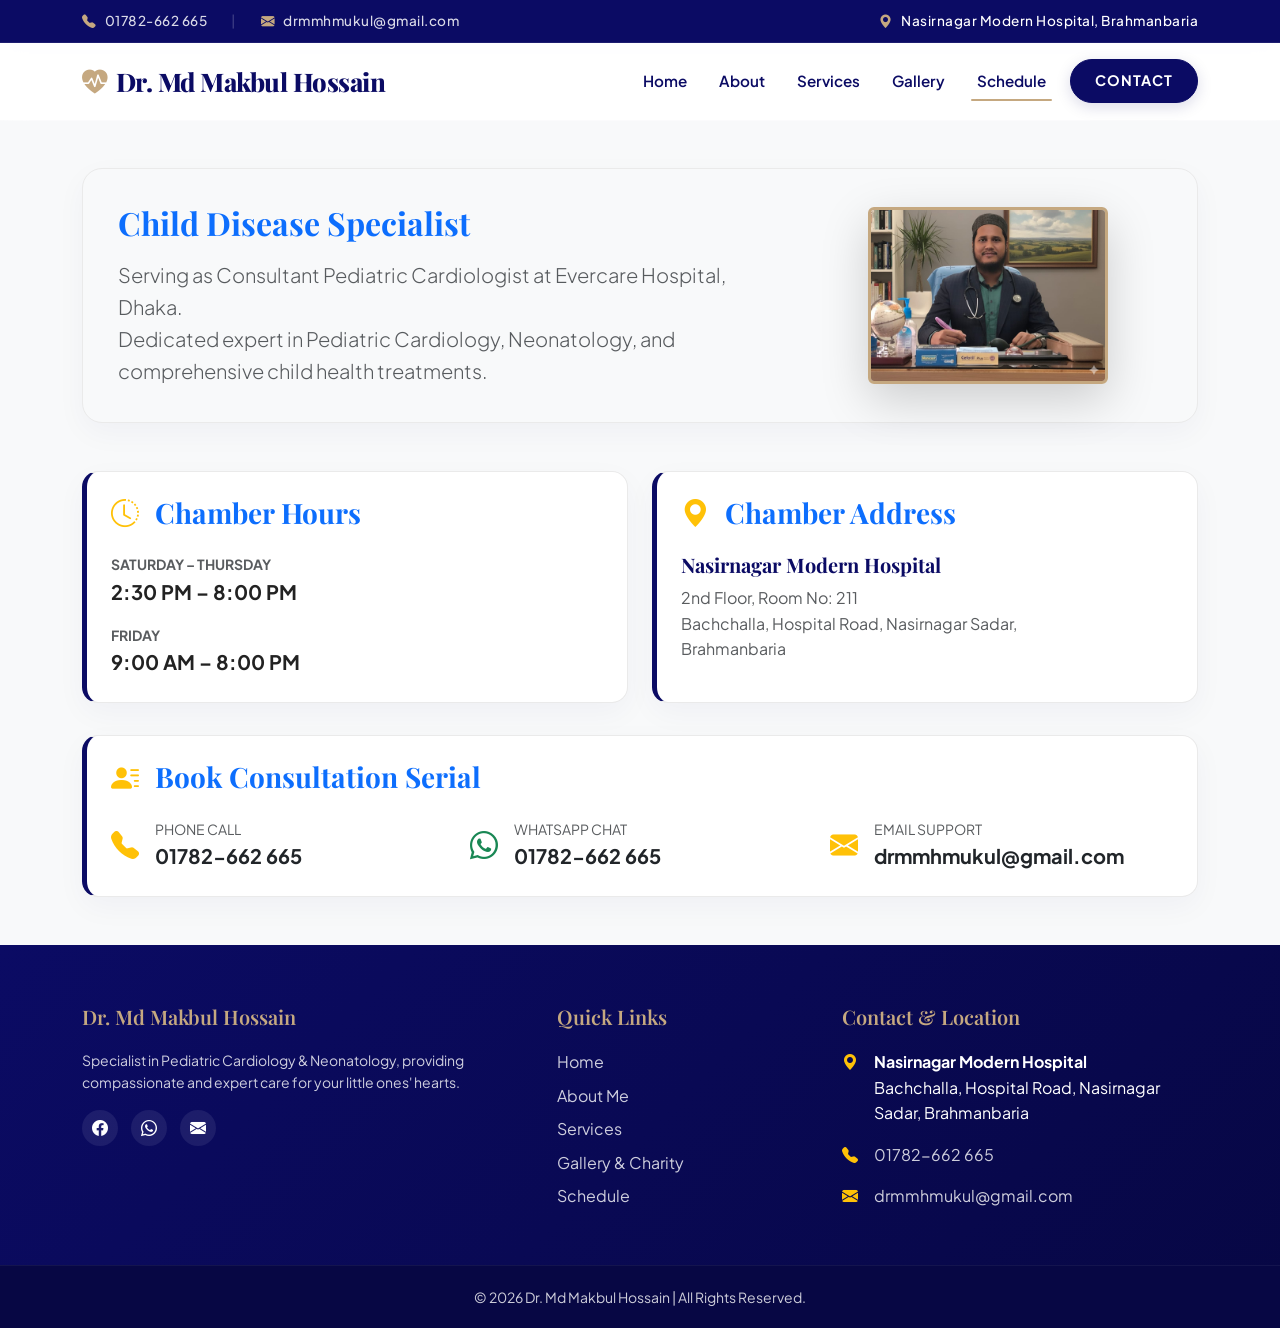
<file: schedule.html>
<!DOCTYPE html>
<html lang="en">
<head>
  <meta charset="UTF-8">
  <meta name="viewport" content="width=device-width, initial-scale=1.0">
  <title>Schedule - Dr. Md Makbul Hossain</title>

  <!-- Bootstrap 5 & Icons -->
  <link href="https://cdn.jsdelivr.net/npm/bootstrap@5.3.3/dist/css/bootstrap.min.css" rel="stylesheet">
  <link href="https://cdn.jsdelivr.net/npm/bootstrap-icons@1.11.1/font/bootstrap-icons.css" rel="stylesheet">

  <!-- Custom Stylesheets -->
  <link rel="stylesheet" href="assets/style.css">
  <link rel="stylesheet" href="assets/maliha.css">
</head>

<body class="schedule-page">

  <!-- Top Bar -->
  <div id="top-bar" class="d-none d-md-block">
    <div class="container d-flex align-items-center justify-content-between flex-wrap">
      <div class="d-flex align-items-center gap-4 flex-wrap">
        <a href="tel:+8801782662665" class="top-link">
          <i class="bi bi-telephone-fill me-2"></i>01782-662 665
        </a>
        <span class="divider">|</span>
        <a href="mailto:drmmhmukul@gmail.com" class="top-link">
          <i class="bi bi-envelope-fill me-2"></i>drmmhmukul@gmail.com
        </a>
      </div>
      <div class="d-flex align-items-center gap-2">
        <i class="bi bi-geo-alt-fill"></i>
        <span>Nasirnagar Modern Hospital, Brahmanbaria</span>
      </div>
    </div>
  </div>

  <!-- Navbar -->
  <nav id="navbar" class="navbar navbar-expand-lg bg-white sticky-top">
    <div class="container">
      <a class="navbar-brand d-flex align-items-center" href="index.html">
        <i class="bi bi-heart-pulse-fill me-2"></i>
        <span>Dr. Md Makbul Hossain</span>
      </a>

      <button class="navbar-toggler" type="button" data-bs-toggle="collapse"
              data-bs-target="#navbarNav" aria-controls="navbarNav"
              aria-expanded="false" aria-label="Toggle navigation">
        <span class="navbar-toggler-icon"></span>
      </button>

      <div class="collapse navbar-collapse" id="navbarNav">
        <ul class="navbar-nav ms-auto align-items-lg-center">
          <li class="nav-item"><a class="nav-link" href="index.html">Home</a></li>
          <li class="nav-item"><a class="nav-link" href="about.html">About</a></li>
          <li class="nav-item"><a class="nav-link" href="service.html">Services</a></li>
          <li class="nav-item"><a class="nav-link" href="gallery.html">Gallery</a></li>
          <li class="nav-item"><a class="nav-link" href="schedule.html">Schedule</a></li>
          <li class="nav-item ms-lg-2">
            <a class="btn btn-primary nav-cta" href="contact.html">Contact</a>
          </li>
        </ul>
      </div>
    </div>
  </nav>

  <!-- Schedule Section -->
  <section class="py-5 bg-light">
    <div class="container">
      
      <!-- Doctor Info -->
      <div class="doctor-info d-flex flex-wrap align-items-center justify-content-between mb-5 reveal-scale">
        <div class="doctor-details mb-4 mb-md-0 col-lg-7">
          <h2 class="text-primary fw-bold mb-3">Child Disease Specialist</h2>
          <p class="lead text-muted mb-0">
            Serving as Consultant Pediatric Cardiologist at Evercare Hospital, Dhaka.<br>
            Dedicated expert in Pediatric Cardiology, Neonatology, and comprehensive child health treatments.
          </p>
        </div>
        <div class="col-lg-4 text-center mt-3 mt-lg-0">
          <img src="./image/dr2.jpg" alt="Dr. Md Makbul Hossain" class="rounded shadow-lg img-fluid border" style="max-width:240px; border-color: var(--secondary-color) !important; border-width: 3px !important; border-style: solid !important;">
        </div>
      </div>

      <div class="row g-4">
        <!-- Chamber Schedule -->
        <div class="col-md-6 reveal-left">
          <div class="schedule p-4 h-100">
            <h3 class="text-primary fw-bold mb-4"><i class="bi bi-clock-history me-3 text-warning"></i>Chamber Hours</h3>
            <div class="mb-3">
              <span class="highlight d-block text-uppercase small text-muted">Saturday – Thursday</span>
              <p class="fs-5 fw-bold mb-0">2:30 PM – 8:00 PM</p>
            </div>
            <div>
              <span class="highlight d-block text-uppercase small text-muted">Friday</span>
              <p class="fs-5 fw-bold mb-0">9:00 AM – 8:00 PM</p>
            </div>
          </div>
        </div>

        <!-- Chamber Location -->
        <div class="col-md-6 reveal-right">
          <div class="schedule p-4 h-100">
            <h3 class="text-primary fw-bold mb-4"><i class="bi bi-geo-alt-fill me-3 text-warning"></i>Chamber Address</h3>
            <h5 class="fw-bold mb-2">Nasirnagar Modern Hospital</h5>
            <p class="text-muted">
              2nd Floor, Room No: 211<br>
              Bachchalla, Hospital Road, Nasirnagar Sadar,<br>
              Brahmanbaria
            </p>
          </div>
        </div>

        <!-- Contact Info for Serial -->
        <div class="col-12 reveal">
          <div class="contact p-4 mt-2">
            <h3 class="text-primary fw-bold mb-4"><i class="bi bi-person-lines-fill me-3 text-warning"></i>Book Consultation Serial</h3>
            <div class="row g-3">
              <div class="col-md-4">
                <div class="d-flex align-items-center">
                  <i class="bi bi-telephone-fill text-warning fs-3 me-3"></i>
                  <div>
                    <span class="d-block text-muted small text-uppercase">Phone Call</span>
                    <a href="tel:+8801782662665" class="fw-bold text-dark fs-5">01782-662 665</a>
                  </div>
                </div>
              </div>
              <div class="col-md-4">
                <div class="d-flex align-items-center">
                  <i class="bi bi-whatsapp text-success fs-3 me-3"></i>
                  <div>
                    <span class="d-block text-muted small text-uppercase">WhatsApp Chat</span>
                    <a href="https://wa.me/8801782662665" target="_blank" class="fw-bold text-dark fs-5">01782-662 665</a>
                  </div>
                </div>
              </div>
              <div class="col-md-4">
                <div class="d-flex align-items-center">
                  <i class="bi bi-envelope-fill text-warning fs-3 me-3"></i>
                  <div>
                    <span class="d-block text-muted small text-uppercase">Email Support</span>
                    <a href="mailto:drmmhmukul@gmail.com" class="fw-bold text-dark fs-5">drmmhmukul@gmail.com</a>
                  </div>
                </div>
              </div>
            </div>
          </div>
        </div>
      </div>
    </div>
  </section>

  <!-- Footer -->
  <footer>
    <div class="container">
      <div class="row gy-4">
        <!-- Col 1 -->
        <div class="col-lg-5 col-md-12">
          <h5>Dr. Md Makbul Hossain</h5>
          <p>
            Specialist in Pediatric Cardiology & Neonatology, providing compassionate and expert care for your little ones' hearts.
          </p>
          <div class="social-icons mt-3">
            <a href="https://www.facebook.com/DrMakbul/" aria-label="Facebook"><i class="bi bi-facebook"></i></a>
            <a href="https://wa.me/8801782662665" target="_blank" aria-label="WhatsApp"><i class="bi bi-whatsapp"></i></a>
            <a href="mailto:drmmhmukul@gmail.com" aria-label="Email"><i class="bi bi-envelope-fill"></i></a>
          </div>
        </div>

        <!-- Col 2 -->
        <div class="col-lg-3 col-md-6">
          <h5>Quick Links</h5>
          <ul class="list-unstyled">
            <li class="mb-2"><a href="index.html">Home</a></li>
            <li class="mb-2"><a href="about.html">About Me</a></li>
            <li class="mb-2"><a href="service.html">Services</a></li>
            <li class="mb-2"><a href="gallery.html">Gallery & Charity</a></li>
            <li class="mb-2"><a href="schedule.html">Schedule</a></li>
          </ul>
        </div>

        <!-- Col 3 -->
        <div class="col-lg-4 col-md-6">
          <h5>Contact & Location</h5>
          <ul class="list-unstyled">
            <li class="d-flex mb-3">
              <i class="bi bi-geo-alt-fill me-3 text-warning"></i>
              <span><strong>Nasirnagar Modern Hospital</strong><br>Bachchalla, Hospital Road, Nasirnagar Sadar, Brahmanbaria</span>
            </li>
            <li class="d-flex mb-3">
              <i class="bi bi-telephone-fill me-3 text-warning"></i>
              <a href="tel:+8801782662665">01782-662 665</a>
            </li>
            <li class="d-flex">
              <i class="bi bi-envelope-fill me-3 text-warning"></i>
              <a href="mailto:drmmhmukul@gmail.com">drmmhmukul@gmail.com</a>
            </li>
          </ul>
        </div>
      </div>
    </div>

    <div class="footer-bottom">
      <div class="container text-center">
        <p class="mb-0">&copy; 2026 Dr. Md Makbul Hossain | All Rights Reserved.</p>
      </div>
    </div>
  </footer>

  <!-- Bootstrap Bundle JS -->
  <script src="https://cdn.jsdelivr.net/npm/bootstrap@5.3.3/dist/js/bootstrap.bundle.min.js"></script>

  <!-- Custom Scroll Reveal & Theme Interactions -->
  <script src="assets/maliha.js"></script>
</body>
</html>
</file>
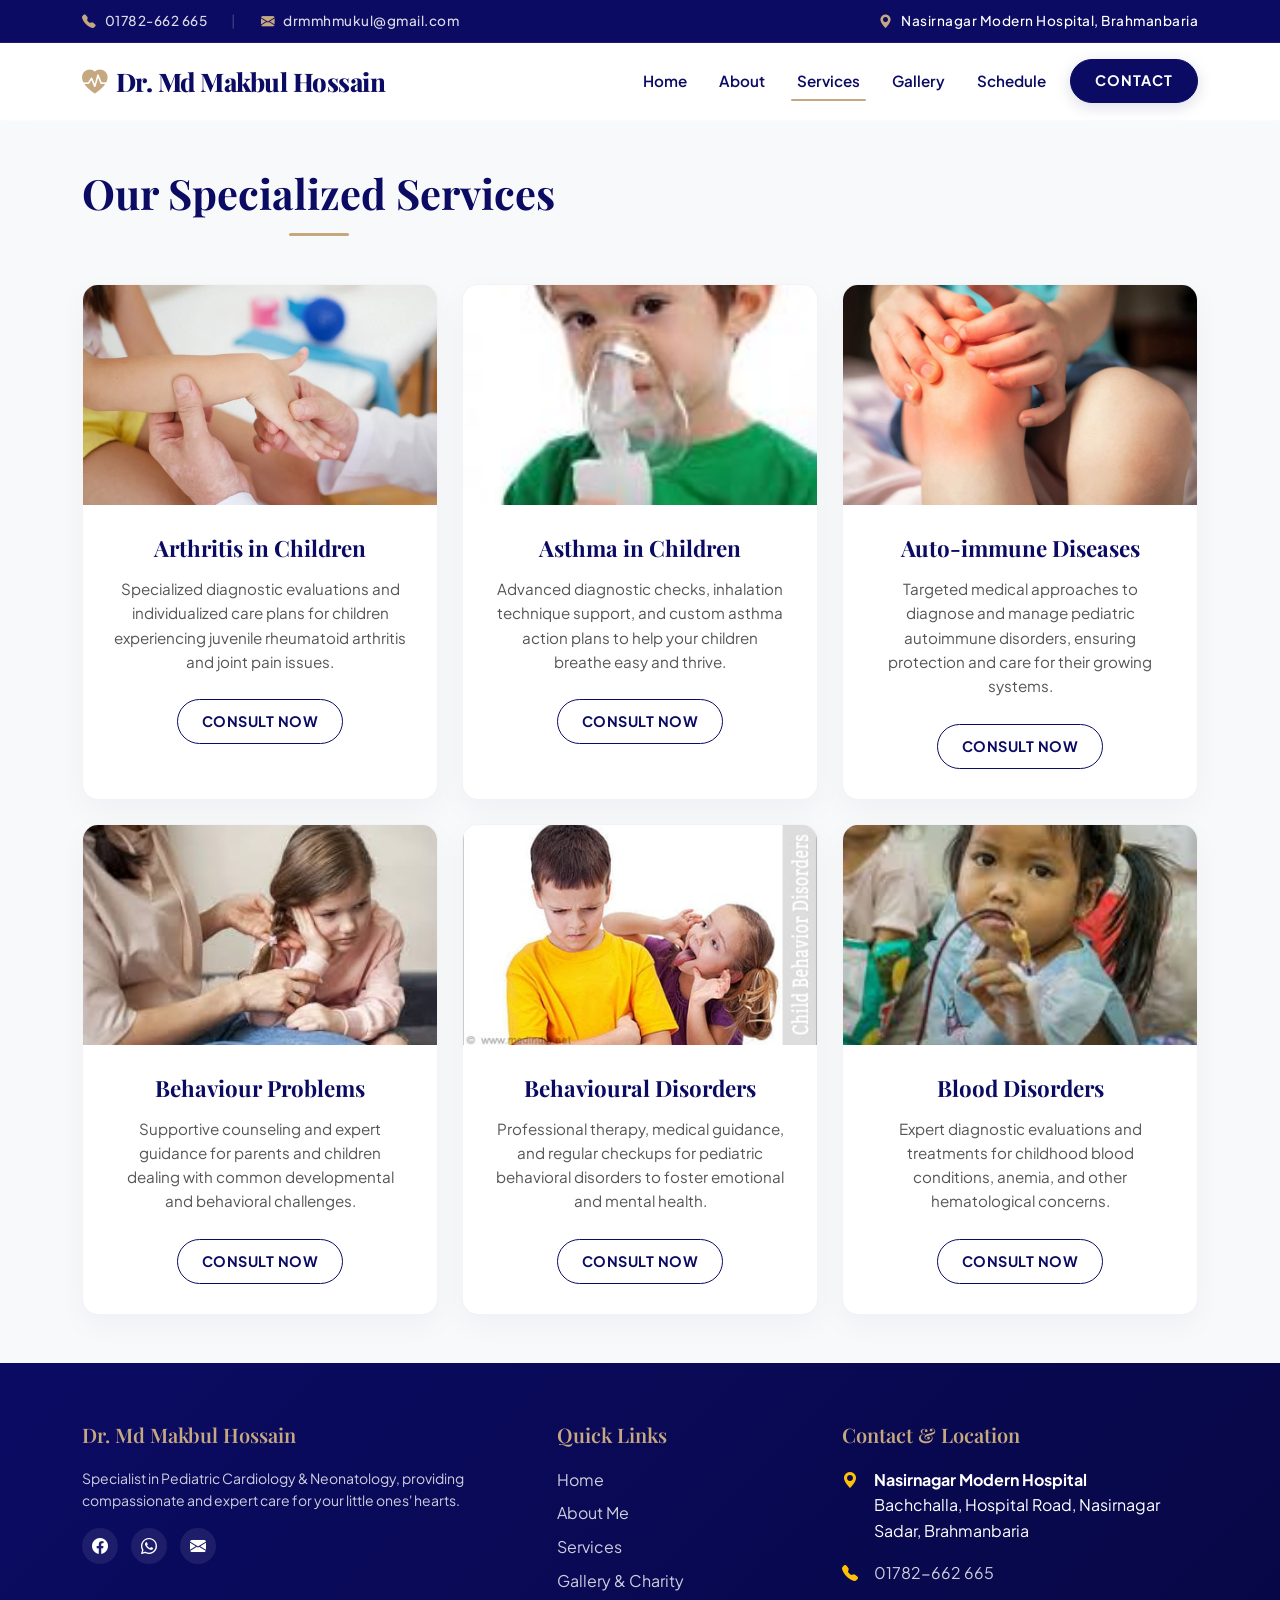
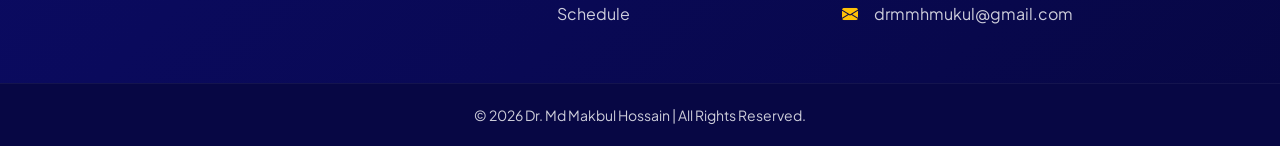
<file: service.html>
<!DOCTYPE html>
<html lang="en">
<head>
  <meta charset="UTF-8">
  <meta name="viewport" content="width=device-width, initial-scale=1.0">
  <title>Specialized Services - Dr. Md Makbul Hossain</title>
  
  <!-- Bootstrap 5 & Icons -->
  <link href="https://cdn.jsdelivr.net/npm/bootstrap@5.3.3/dist/css/bootstrap.min.css" rel="stylesheet">
  <link href="https://cdn.jsdelivr.net/npm/bootstrap-icons@1.11.1/font/bootstrap-icons.css" rel="stylesheet">

  <!-- Custom Stylesheets -->
  <link rel="stylesheet" href="assets/style.css">
  <link rel="stylesheet" href="assets/maliha.css">
</head>
<body class="services-page">

  <!-- Top Bar -->
  <div id="top-bar" class="d-none d-md-block">
    <div class="container d-flex align-items-center justify-content-between flex-wrap">
      <div class="d-flex align-items-center gap-4 flex-wrap">
        <a href="tel:+8801782662665" class="top-link">
          <i class="bi bi-telephone-fill me-2"></i>01782-662 665
        </a>
        <span class="divider">|</span>
        <a href="mailto:drmmhmukul@gmail.com" class="top-link">
          <i class="bi bi-envelope-fill me-2"></i>drmmhmukul@gmail.com
        </a>
      </div>
      <div class="d-flex align-items-center gap-2">
        <i class="bi bi-geo-alt-fill"></i>
        <span>Nasirnagar Modern Hospital, Brahmanbaria</span>
      </div>
    </div>
  </div>

  <!-- Navbar -->
  <nav id="navbar" class="navbar navbar-expand-lg bg-white sticky-top">
    <div class="container">
      <a class="navbar-brand d-flex align-items-center" href="index.html">
        <i class="bi bi-heart-pulse-fill me-2"></i>
        <span>Dr. Md Makbul Hossain</span>
      </a>

      <button class="navbar-toggler" type="button" data-bs-toggle="collapse"
              data-bs-target="#navbarNav" aria-controls="navbarNav"
              aria-expanded="false" aria-label="Toggle navigation">
        <span class="navbar-toggler-icon"></span>
      </button>

      <div class="collapse navbar-collapse" id="navbarNav">
        <ul class="navbar-nav ms-auto align-items-lg-center">
          <li class="nav-item"><a class="nav-link" href="index.html">Home</a></li>
          <li class="nav-item"><a class="nav-link" href="about.html">About</a></li>
          <li class="nav-item"><a class="nav-link" href="service.html">Services</a></li>
          <li class="nav-item"><a class="nav-link" href="gallery.html">Gallery</a></li>
          <li class="nav-item"><a class="nav-link" href="schedule.html">Schedule</a></li>
          <li class="nav-item ms-lg-2">
            <a class="btn btn-primary nav-cta" href="contact.html">Contact</a>
          </li>
        </ul>
      </div>
    </div>
  </nav>

  <!-- Services Section -->
  <section class="py-5 bg-light" id="services">
    <div class="container">
      <h2 class="section-title text-center mb-5 reveal-scale">Our Specialized Services</h2>
      
      <div class="row g-4">
        <!-- Service Card 1 -->
        <div class="col-lg-4 col-md-6 reveal reveal-scale delay-100">
          <div class="card h-100">
            <img src="image/kids-arthritis-1200x630 (1).webp" alt="Arthritis in Children">
            <div class="card-content">
              <h3>Arthritis in Children</h3>
              <p>Specialized diagnostic evaluations and individualized care plans for children experiencing juvenile rheumatoid arthritis and joint pain issues.</p>
              <a href="contact.html">Consult Now</a>
            </div>
          </div>
        </div>

        <!-- Service Card 2 -->
        <div class="col-lg-4 col-md-6 reveal reveal-scale delay-200">
          <div class="card h-100">
            <img src="image/download.jpg" alt="Asthma in Children">
            <div class="card-content">
              <h3>Asthma in Children</h3>
              <p>Advanced diagnostic checks, inhalation technique support, and custom asthma action plans to help your children breathe easy and thrive.</p>
              <a href="contact.html">Consult Now</a>
            </div>
          </div>
        </div>

        <!-- Service Card 3 -->
        <div class="col-lg-4 col-md-6 reveal reveal-scale delay-300">
          <div class="card h-100">
            <img src="image/1632287811juv.webp" alt="Auto-immune Diseases">
            <div class="card-content">
              <h3>Auto-immune Diseases</h3>
              <p>Targeted medical approaches to diagnose and manage pediatric autoimmune disorders, ensuring protection and care for their growing systems.</p>
              <a href="contact.html">Consult Now</a>
            </div>
          </div>
        </div>

        <!-- Service Card 4 -->
        <div class="col-lg-4 col-md-6 reveal reveal-scale delay-100">
          <div class="card h-100">
            <img src="image/download (1).jpg" alt="Behaviour Problem">
            <div class="card-content">
              <h3>Behaviour Problems</h3>
              <p>Supportive counseling and expert guidance for parents and children dealing with common developmental and behavioral challenges.</p>
              <a href="contact.html">Consult Now</a>
            </div>
          </div>
        </div>

        <!-- Service Card 5 -->
        <div class="col-lg-4 col-md-6 reveal reveal-scale delay-200">
          <div class="card h-100">
            <img src="image/child-behavior-disorders.jpg" alt="Behavioural Disorders">
            <div class="card-content">
              <h3>Behavioural Disorders</h3>
              <p>Professional therapy, medical guidance, and regular checkups for pediatric behavioral disorders to foster emotional and mental health.</p>
              <a href="contact.html">Consult Now</a>
            </div>
          </div>
        </div>

        <!-- Service Card 6 -->
        <div class="col-lg-4 col-md-6 reveal reveal-scale delay-300">
          <div class="card h-100">
            <img src="image/images.jpg" alt="Blood disorders">
            <div class="card-content">
              <h3>Blood Disorders</h3>
              <p>Expert diagnostic evaluations and treatments for childhood blood conditions, anemia, and other hematological concerns.</p>
              <a href="contact.html">Consult Now</a>
            </div>
          </div>
        </div>
      </div>
    </div>
  </section>

  <!-- Footer -->
  <footer>
    <div class="container">
      <div class="row gy-4">
        <!-- Col 1 -->
        <div class="col-lg-5 col-md-12">
          <h5>Dr. Md Makbul Hossain</h5>
          <p>
            Specialist in Pediatric Cardiology & Neonatology, providing compassionate and expert care for your little ones' hearts.
          </p>
          <div class="social-icons mt-3">
            <a href="https://www.facebook.com/DrMakbul/" aria-label="Facebook"><i class="bi bi-facebook"></i></a>
            <a href="https://wa.me/8801782662665" target="_blank" aria-label="WhatsApp"><i class="bi bi-whatsapp"></i></a>
            <a href="mailto:drmmhmukul@gmail.com" aria-label="Email"><i class="bi bi-envelope-fill"></i></a>
          </div>
        </div>

        <!-- Col 2 -->
        <div class="col-lg-3 col-md-6">
          <h5>Quick Links</h5>
          <ul class="list-unstyled">
            <li class="mb-2"><a href="index.html">Home</a></li>
            <li class="mb-2"><a href="about.html">About Me</a></li>
            <li class="mb-2"><a href="service.html">Services</a></li>
            <li class="mb-2"><a href="gallery.html">Gallery & Charity</a></li>
            <li class="mb-2"><a href="schedule.html">Schedule</a></li>
          </ul>
        </div>

        <!-- Col 3 -->
        <div class="col-lg-4 col-md-6">
          <h5>Contact & Location</h5>
          <ul class="list-unstyled">
            <li class="d-flex mb-3">
              <i class="bi bi-geo-alt-fill me-3 text-warning"></i>
              <span><strong>Nasirnagar Modern Hospital</strong><br>Bachchalla, Hospital Road, Nasirnagar Sadar, Brahmanbaria</span>
            </li>
            <li class="d-flex mb-3">
              <i class="bi bi-telephone-fill me-3 text-warning"></i>
              <a href="tel:+8801782662665">01782-662 665</a>
            </li>
            <li class="d-flex">
              <i class="bi bi-envelope-fill me-3 text-warning"></i>
              <a href="mailto:drmmhmukul@gmail.com">drmmhmukul@gmail.com</a>
            </li>
          </ul>
        </div>
      </div>
    </div>

    <div class="footer-bottom">
      <div class="container text-center">
        <p class="mb-0">&copy; 2026 Dr. Md Makbul Hossain | All Rights Reserved.</p>
      </div>
    </div>
  </footer>

  <!-- Bootstrap Bundle JS -->
  <script src="https://cdn.jsdelivr.net/npm/bootstrap@5.3.3/dist/js/bootstrap.bundle.min.js"></script>
  
  <!-- Custom Scroll Reveal & Theme Interactions -->
  <script src="assets/maliha.js"></script>
</body>
</html>
</file>
<file: assets/style.css>
@import url('https://fonts.googleapis.com/css2?family=Playfair+Display:ital,wght@0,400..900;1,400..900&family=Plus+Jakarta+Sans:ital,wght@0,200..800;1,200..800&display=swap');

/* =====================================================
   GLOBAL DESIGN TOKENS & VARIABLES
   ===================================================== */
:root {
  --font-heading: 'Playfair Display', serif;
  --font-body: 'Plus Jakarta Sans', sans-serif;
  
  --color-primary: #0b0b64;        /* Deep Navy */
  --color-primary-dark: #070744;   /* Darker Navy */
  --color-accent: #c5a880;         /* Chic Gold / Champagne */
  --color-accent-hover: #b3946a;   /* Slightly darker gold */
  --color-bg-light: #f8f9fa;       /* Very light cool gray */
  --color-bg-white: #ffffff;
  --color-text-dark: #222222;
  --color-text-muted: #555555;
  --color-border: #eaeaea;

  --transition-smooth: all 0.4s cubic-bezier(0.16, 1, 0.3, 1);
  --shadow-soft: 0 10px 30px rgba(11, 11, 100, 0.04);
  --shadow-hover: 0 20px 40px rgba(11, 11, 100, 0.08);
  --border-radius: 12px;
}

/* =====================================================
   BASE HTML ELEMENTS
   ===================================================== */
body {
  font-family: var(--font-body);
  margin: 0;
  padding: 0;
  background-color: var(--color-bg-white);
  color: var(--color-text-dark);
  scroll-behavior: smooth;
  line-height: 1.6;
}

h1, h2, h3, h4, h5, h6 {
  font-family: var(--font-heading);
  color: var(--color-primary);
  font-weight: 700;
}

a {
  text-decoration: none;
  color: inherit;
  transition: var(--transition-smooth);
}

/* Custom Sleek Scrollbar */
::-webkit-scrollbar {
  width: 10px;
}
::-webkit-scrollbar-track {
  background: var(--color-bg-light);
}
::-webkit-scrollbar-thumb {
  background: var(--color-primary);
  border-radius: 5px;
  border: 2px solid var(--color-bg-light);
}
::-webkit-scrollbar-thumb:hover {
  background: var(--color-accent);
}

/* =====================================================
   SCROLL REVEAL ANIMATIONS (Intersection Observer)
   ===================================================== */
.reveal {
  opacity: 0;
  transform: translateY(35px);
  transition: opacity 0.8s cubic-bezier(0.16, 1, 0.3, 1), transform 0.8s cubic-bezier(0.16, 1, 0.3, 1);
}
.reveal.reveal-active {
  opacity: 1;
  transform: translateY(0);
}

.reveal-left {
  opacity: 0;
  transform: translateX(-40px);
  transition: opacity 0.8s cubic-bezier(0.16, 1, 0.3, 1), transform 0.8s cubic-bezier(0.16, 1, 0.3, 1);
}
.reveal-left.reveal-active {
  opacity: 1;
  transform: translateX(0);
}

.reveal-right {
  opacity: 0;
  transform: translateX(40px);
  transition: opacity 0.8s cubic-bezier(0.16, 1, 0.3, 1), transform 0.8s cubic-bezier(0.16, 1, 0.3, 1);
}
.reveal-right.reveal-active {
  opacity: 1;
  transform: translateX(0);
}

.reveal-scale {
  opacity: 0;
  transform: scale(0.95);
  transition: opacity 0.8s cubic-bezier(0.16, 1, 0.3, 1), transform 0.8s cubic-bezier(0.16, 1, 0.3, 1);
}
.reveal-scale.reveal-active {
  opacity: 1;
  transform: scale(1);
}

/* Stagger delays for grid items */
.delay-100 { transition-delay: 0.1s; }
.delay-200 { transition-delay: 0.2s; }
.delay-300 { transition-delay: 0.3s; }
.delay-400 { transition-delay: 0.4s; }
.delay-500 { transition-delay: 0.5s; }

/* =====================================================
   HEADER & NAVBAR (Fallback/Non-Bootstrap, if any)
   ===================================================== */
header {
  display: flex;
  justify-content: space-between;
  align-items: center;
  padding: 15px 50px;
  background-color: var(--color-primary);
  color: white;
  box-shadow: 0 4px 12px rgba(0,0,0,0.08);
}

header h1 a {
  color: white;
  font-family: var(--font-heading);
  font-size: 24px;
  font-weight: bold;
}

header nav a {
  color: white;
  margin-left: 25px;
  font-weight: 500;
  position: relative;
  padding: 5px 0;
}

header nav a::after {
  content: '';
  position: absolute;
  width: 0;
  height: 2px;
  bottom: 0;
  left: 50%;
  background-color: var(--color-accent);
  transition: var(--transition-smooth);
}

header nav a:hover::after {
  width: 100%;
  left: 0;
}

header nav a:hover {
  color: var(--color-accent);
}

/* =====================================================
   FOOTER (Shared Premium Design)
   ===================================================== */
footer {
  background: linear-gradient(135deg, var(--color-primary), var(--color-primary-dark));
  color: #ffffff;
  padding: 60px 0 0;
  font-family: var(--font-body);
}

footer h5 {
  font-family: var(--font-heading);
  color: var(--color-accent);
  font-weight: 600;
  margin-bottom: 20px;
  font-size: 20px;
}

footer p {
  color: rgba(255, 255, 255, 0.8);
  font-size: 14px;
}

footer a {
  color: rgba(255, 255, 255, 0.8);
  transition: var(--transition-smooth);
}

footer a:hover {
  color: var(--color-accent) !important;
  transform: translateX(3px);
}

footer .social-icons a {
  display: inline-flex;
  align-items: center;
  justify-content: center;
  width: 36px;
  height: 36px;
  border-radius: 50%;
  background: rgba(255, 255, 255, 0.08);
  color: #fff;
  margin-right: 10px;
  font-size: 16px;
  transition: var(--transition-smooth);
}

footer .social-icons a:hover {
  background: var(--color-accent);
  color: var(--color-primary) !important;
  transform: translateY(-3px) !important;
}

.footer-bottom {
  background-color: var(--color-primary-dark);
  padding: 20px 0;
  margin-top: 40px;
  border-top: 1px solid rgba(255, 255, 255, 0.05);
  font-size: 13px;
  color: rgba(255, 255, 255, 0.6);
}

/* Responsive tweaks */
@media (max-width: 768px) {
  header {
    flex-direction: column;
    gap: 15px;
    text-align: center;
    padding: 15px 20px;
  }
  header nav a {
    margin: 0 10px;
  }
}
</file>
<file: assets/maliha.css>
/* =====================================================
   MALIHA.CSS - THEME CUSTOMIZATIONS & COMPONENTS
   ===================================================== */

/* Colors & Custom Properties */
:root {
  --primary-color: #0b0b64;
  --primary-dark: #070744;
  --secondary-color: #c5a880; /* Gold */
  --secondary-light: rgba(197, 168, 128, 0.1);
  --glass-bg: rgba(255, 255, 255, 0.85);
  --glass-border: rgba(255, 255, 255, 0.4);
}

/* ================== GLOBAL TYPOGRAPHY TWEAKS ================== */
body {
  font-family: var(--font-body);
}

h1, h2, h3, h4, h5, h6 {
  font-family: var(--font-heading);
}

/* ================== TOP BAR ================== */
#top-bar {
  background: var(--primary-color);
  color: #fff;
  padding: 10px 0;
  font-size: 0.85rem;
  border-bottom: 1px solid rgba(255, 255, 255, 0.08);
  font-weight: 500;
  letter-spacing: 0.5px;
}

#top-bar .top-link {
  color: rgba(255, 255, 255, 0.85);
  transition: var(--transition-smooth);
}

#top-bar .top-link:hover {
  color: var(--secondary-color);
}

#top-bar i {
  color: var(--secondary-color);
}

#top-bar .divider {
  color: rgba(255, 255, 255, 0.2);
}

/* ================== NAVBAR ================== */
#navbar.navbar {
  backdrop-filter: blur(12px);
  -webkit-backdrop-filter: blur(12px);
  background: var(--glass-bg) !important;
  border-bottom: 1px solid var(--glass-border);
  padding: 0.8rem 0;
  transition: var(--transition-smooth);
}

#navbar .navbar-brand {
  font-family: var(--font-heading);
  font-weight: 800;
  font-size: 1.6rem;
  color: var(--primary-color) !important;
  letter-spacing: -0.5px;
}

#navbar .navbar-brand i {
  color: var(--secondary-color);
}

#navbar .nav-link {
  color: var(--primary-color) !important;
  padding: 0.5rem 1rem !important;
  font-weight: 600;
  font-size: 0.95rem;
  position: relative;
  transition: var(--transition-smooth);
}

#navbar .nav-link::after {
  content: '';
  position: absolute;
  bottom: 0px;
  left: 10px;
  width: 0;
  height: 2px;
  background-color: var(--secondary-color);
  transition: var(--transition-smooth);
  border-radius: 1px;
}

#navbar .nav-link:hover::after,
#navbar .nav-link.active::after {
  width: calc(100% - 20px);
}

#navbar .nav-link:hover {
  color: var(--secondary-color) !important;
}

/* CTA Navigation Button */
#navbar .nav-cta {
  padding: 10px 24px !important;
  border-radius: 30px !important;
  font-weight: 700;
  font-size: 0.9rem;
  text-transform: uppercase;
  letter-spacing: 1px;
  color: #fff !important;
  background: var(--primary-color) !important;
  border: 1px solid var(--primary-color) !important;
  box-shadow: 0 4px 15px rgba(11, 11, 100, 0.15) !important;
  transition: var(--transition-smooth) !important;
}

#navbar .nav-cta:hover {
  background: var(--secondary-color) !important;
  border-color: var(--secondary-color) !important;
  color: var(--primary-color) !important;
  box-shadow: 0 6px 20px rgba(197, 168, 128, 0.3) !important;
  transform: translateY(-2px);
}

#navbar .nav-cta::after {
  display: none !important;
}

/* Sticky shadow effect */
.navbar.shadow-sm {
  box-shadow: 0 10px 30px rgba(11, 11, 100, 0.06) !important;
}

/* ================== BUTTONS ================== */
.btn-chic {
  background: var(--primary-color);
  color: #fff;
  padding: 14px 32px;
  border: 1px solid var(--primary-color);
  border-radius: 30px;
  font-weight: 700;
  font-size: 0.95rem;
  letter-spacing: 1px;
  text-transform: uppercase;
  position: relative;
  overflow: hidden;
  z-index: 1;
  box-shadow: 0 6px 20px rgba(11, 11, 100, 0.15);
  transition: var(--transition-smooth);
}

.btn-chic::before {
  content: '';
  position: absolute;
  top: 0;
  left: 0;
  width: 0;
  height: 100%;
  background: var(--secondary-color);
  z-index: -1;
  transition: var(--transition-smooth);
}

.btn-chic:hover {
  color: var(--primary-color) !important;
  border-color: var(--secondary-color);
  box-shadow: 0 8px 25px rgba(197, 168, 128, 0.3);
  transform: translateY(-2px);
}

.btn-chic:hover::before {
  width: 100%;
}

.btn-chic-outline {
  background: transparent;
  color: var(--primary-color);
  padding: 13px 32px;
  border: 2px solid var(--primary-color);
  border-radius: 30px;
  font-weight: 700;
  font-size: 0.95rem;
  letter-spacing: 1px;
  text-transform: uppercase;
  transition: var(--transition-smooth);
}

.btn-chic-outline:hover {
  background: var(--primary-color);
  color: #fff !important;
  transform: translateY(-2px);
  box-shadow: 0 6px 20px rgba(11, 11, 100, 0.15);
}

/* ================== HERO SECTION ================== */
.hero {
  position: relative;
  padding: 100px 0;
  background: radial-gradient(circle at 80% 20%, rgba(197, 168, 128, 0.15) 0%, rgba(255, 255, 255, 0) 60%), 
              radial-gradient(circle at 10% 80%, rgba(11, 11, 100, 0.03) 0%, rgba(255, 255, 255, 0) 70%);
  overflow: hidden;
  align-items: center;
  justify-content: space-around;
  display: flex;
}

.hero-text h2 {
  font-size: 3.2rem;
  line-height: 1.2;
  margin-bottom: 25px;
  color: var(--primary-color);
}

.hero-text p.lead {
  font-size: 1.2rem;
  color: var(--color-text-muted);
  margin-bottom: 35px;
  max-width: 550px;
}

.hero-img {
  position: relative;
  z-index: 2;
}

.hero-img::before {
  content: '';
  position: absolute;
  top: 15px;
  left: 15px;
  right: -15px;
  bottom: -15px;
  border: 3px solid var(--secondary-color);
  border-radius: 20px;
  z-index: -1;
  transition: var(--transition-smooth);
}

.hero-img:hover::before {
  transform: translate(-10px, -10px);
}

.hero-img img {
  border-radius: 20px;
  box-shadow: var(--shadow-hover);
  transition: var(--transition-smooth);
}

.hero-img:hover img {
  transform: scale(1.02);
}

.hero .social-icons {
  margin-top: 30px;
  display: flex;
  gap: 15px;
}

.hero .social-icons img {
  width: 44px;
  height: 44px;
  padding: 10px;
  border-radius: 50%;
  background: var(--color-bg-light);
  border: 1px solid var(--color-border);
  cursor: pointer;
  transition: var(--transition-smooth);
}

.hero .social-icons img:hover {
  background: var(--secondary-color);
  border-color: var(--secondary-color);
  transform: translateY(-5px);
  filter: brightness(0) saturate(100%) invert(8%) sepia(49%) saturate(4161%) hue-rotate(231deg) brightness(97%) contrast(109%); /* makes icons primary color on hover */
}

/* ================== SERVICES / CARDS ================== */
section.py-5-chic {
  padding: 80px 0;
  background-color: var(--color-bg-light);
}

section h2.section-title {
  font-size: 2.6rem;
  margin-bottom: 15px;
  position: relative;
  display: inline-block;
}

section h2.section-title::after {
  content: '';
  display: block;
  width: 60px;
  height: 3px;
  background: var(--secondary-color);
  margin: 15px auto 0;
  border-radius: 2px;
}

.grid {
  display: grid;
  grid-template-columns: repeat(auto-fit, minmax(300px, 1fr));
  gap: 35px;
  padding: 20px 0 50px;
}

.card {
  background: var(--color-bg-white);
  border-radius: 16px;
  overflow: hidden;
  border: 1px solid rgba(11, 11, 100, 0.05);
  box-shadow: var(--shadow-soft);
  transition: var(--transition-smooth);
}

.card img {
  width: 100%;
  height: 220px;
  object-fit: cover;
  transition: var(--transition-smooth);
}

.card-content {
  padding: 30px;
  text-align: center;
}

.card-content h3 {
  font-size: 1.4rem;
  margin-bottom: 15px;
  font-weight: 700;
  color: var(--primary-color);
}

.card-content p {
  color: var(--color-text-muted);
  font-size: 0.95rem;
  margin-bottom: 25px;
}

.card-content a {
  display: inline-block;
  color: var(--primary-color);
  font-weight: 700;
  font-size: 0.9rem;
  text-transform: uppercase;
  letter-spacing: 0.5px;
  padding: 10px 24px;
  border: 1px solid var(--primary-color);
  border-radius: 25px;
  transition: var(--transition-smooth);
}

.card-content a:hover {
  background: var(--primary-color);
  color: #fff !important;
  transform: translateY(-2px);
  box-shadow: 0 4px 15px rgba(11, 11, 100, 0.15);
}

.card:hover {
  transform: translateY(-10px);
  box-shadow: var(--shadow-hover);
  border-color: var(--secondary-color);
}

.card:hover img {
  transform: scale(1.06);
}

/* ================== ABOUT SECTION ================== */
.about {
  display: flex;
  justify-content: space-between;
  align-items: center;
  padding: 90px 0;
  background: var(--color-bg-white);
}

.about-text {
  width: 55%;
}

.about-text h2 {
  font-size: 2.6rem;
  margin-bottom: 25px;
}

.about-text p {
  color: var(--color-text-muted);
  font-size: 1.05rem;
  line-height: 1.7;
}

.about-img {
  width: 35%;
  position: relative;
}

.about-img::before {
  content: '';
  position: absolute;
  top: 15px;
  left: 15px;
  right: -15px;
  bottom: -15px;
  border: 3px solid var(--secondary-color);
  border-radius: 20px;
  z-index: 1;
  pointer-events: none;
}

.about-img img {
  width: 100%;
  border-radius: 20px;
  box-shadow: var(--shadow-hover);
  position: relative;
  z-index: 2;
  transition: var(--transition-smooth);
}

.about-img:hover img {
  transform: scale(1.02);
}

.credentials, .philosophy {
  background: var(--color-bg-light);
  padding: 25px;
  border-radius: 12px;
  border-left: 4px solid var(--secondary-color);
  margin-top: 25px;
}

.credentials h3, .philosophy h3 {
  font-size: 1.25rem;
  font-weight: 700;
  margin-bottom: 10px;
  color: var(--primary-color);
}

/* ================== SCHEDULE PAGE ================== */
.schedule-page .doctor-info {
  background: var(--color-bg-light);
  border: 1px solid var(--color-border);
  padding: 35px;
  border-radius: 20px;
  box-shadow: var(--shadow-soft);
}

.schedule-page .schedule, 
.schedule-page .contact {
  background: var(--color-bg-white);
  border: 1px solid var(--color-border);
  border-left: 5px solid var(--primary-color);
  padding: 30px;
  border-radius: 16px;
  box-shadow: var(--shadow-soft);
  transition: var(--transition-smooth);
}

.schedule-page .schedule:hover, 
.schedule-page .contact:hover {
  transform: translateY(-5px);
  box-shadow: var(--shadow-hover);
  border-left-color: var(--secondary-color);
}

.schedule-page .highlight {
  font-weight: 700;
  color: var(--primary-color);
}

/* ================== CONTACT PAGE ================== */
.contact-page .contact-section {
  background: var(--color-bg-white);
  padding: 50px;
  border-radius: 24px;
  box-shadow: var(--shadow-hover);
  border: 1px solid rgba(11, 11, 100, 0.03);
}

.contact-page .form-box {
  max-width: 650px;
}

.contact-page .contact-form input,
.contact-page .contact-form textarea {
  width: 100%;
  padding: 16px 20px;
  margin-bottom: 20px;
  border: 1px solid var(--color-border);
  border-radius: 12px;
  background: var(--color-bg-light);
  font-family: var(--font-body);
  font-size: 0.95rem;
  transition: var(--transition-smooth);
}

.contact-page .contact-form input:focus,
.contact-page .contact-form textarea:focus {
  outline: none;
  background: var(--color-bg-white);
  border-color: var(--secondary-color);
  box-shadow: 0 0 0 4px var(--secondary-light);
}

.contact-page .contact-form button {
  background: var(--primary-color);
  color: #fff;
  border: none;
  border-radius: 30px;
  padding: 15px 35px;
  font-weight: 700;
  font-size: 0.95rem;
  text-transform: uppercase;
  letter-spacing: 1px;
  transition: var(--transition-smooth);
}

.contact-page .contact-form button:hover {
  background: var(--secondary-color);
  color: var(--primary-color);
  transform: translateY(-2px);
  box-shadow: 0 6px 20px rgba(197, 168, 128, 0.3);
}

.map-container {
  border-radius: 20px;
  overflow: hidden;
  box-shadow: var(--shadow-soft);
  border: 1px solid var(--color-border);
}

/* ================== RESPONSIVE DESIGN ================== */
@media (max-width: 991.98px) {
  .hero {
    flex-direction: column;
    text-align: center;
    padding: 60px 20px;
  }
  .hero-text {
    margin-bottom: 50px;
  }
  .hero-text h2 {
    font-size: 2.5rem;
  }
  .about {
    flex-direction: column;
    padding: 60px 20px;
  }
  .about-text {
    width: 100%;
    margin-bottom: 40px;
  }
  .about-img {
    width: 60%;
    margin: 0 auto;
  }
}

@media (max-width: 575.98px) {
  .hero-text h2 {
    font-size: 2.1rem;
  }
  .hero-img {
    width: 80%;
  }
  .about-img {
    width: 85%;
  }
  .contact-page .contact-section {
    padding: 30px 15px;
  }
}
</file>
